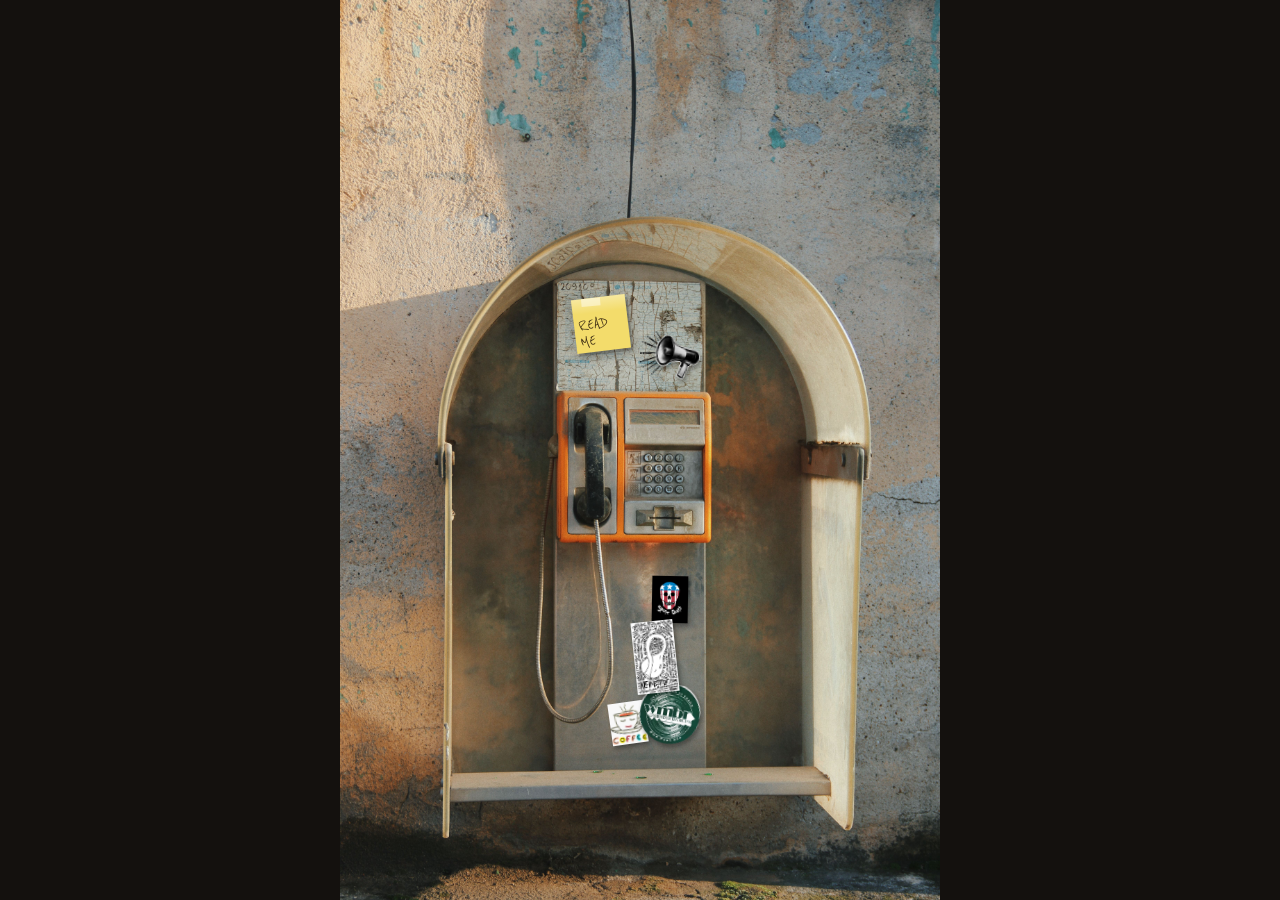
<file: index.html>
<!DOCTYPE html>
<html lang="en">
<head>
  <meta charset="UTF-8" />
  <meta name="viewport" content="width=device-width, initial-scale=1.0" />
  <link rel="icon" href="icons/tinyphone.jpg" type="image/jpeg" />
  <title>Fiona Daly</title>
  <meta property="og:type" content="website" />
  <meta property="og:url" content="https://fionadaly.github.io/" />
  <meta property="og:title" content="Fiona Daly" />
  <meta property="og:image" content="https://fionadaly.github.io/icons/tinyphone.jpg" />
  <meta property="og:image:type" content="image/jpeg" />
  <meta property="og:image:width" content="980" />
  <meta property="og:image:height" content="980" />
  <meta name="twitter:card" content="summary_large_image" />
  <meta name="twitter:title" content="Fiona Daly" />
  <meta name="twitter:image" content="https://fionadaly.github.io/icons/tinyphone.jpg" />
  <link rel="stylesheet" href="styles.css" />
</head>
<body>
  <main class="scene">
    <img
      class="scene-image"
      src="backgrounds/pexels-kviteli-10979550.jpg"
      alt="A wall-mounted phone booth. The keypad and the note on the map can be used."
    />
    <button
      type="button"
      class="hotspot hotspot-keypad"
      data-open="keypad-modal"
      aria-label="Open the phone keypad"
    ></button>
    <div
      class="sticky-note"
      data-open="note-modal"
      role="button"
      tabindex="0"
      aria-label="Read the note on the booth"
    >
      <span class="sticky-note-scribble" aria-hidden="true">READ ME</span>
    </div>
    <div class="booth-sticker sticker-coffee">
      <img src="icons/stickers/coffee.png" alt="Coffee cup sticker">
    </div>
    <div class="booth-sticker sticker-haus">
      <img src="icons/stickers/senior haus.jpg" alt="Senior Haus sticker">
    </div>
    <div class="booth-sticker sticker-wmbr">
      <img src="icons/stickers/wmbr.png" alt="WMBR sticker">
    </div>
    <div class="booth-sticker sticker-klein">
      <img src="icons/stickers/klein.png" alt="Klein bottle sticker">
    </div>
    <div
      class="music-sticker"
      id="music-sticker"
      role="button"
      tabindex="0"
      aria-pressed="false"
      aria-label="Play elevator music"
    >
      <img src="icons/speakerphone.png" alt="">
    </div>
  </main>

  <audio id="elevator-music" src="music/mfcc-lounge-jazz-elevator-music-372734.mp3" loop preload="auto"></audio>

  <dialog id="keypad-modal" class="modal keypad-modal" aria-label="Phone keypad">
    <div class="modal-card">
      <div class="modal-toolbar">
        <button type="button" class="modal-close" data-close aria-label="Close keypad">x</button>
      </div>
      <p id="keypad-readout" class="keypad-readout" aria-live="polite"></p>
      <div class="keypad-stage">
        <img
          src="backgrounds/pexels-benoit-roy-1445513124-29435052.jpg"
          alt=""
        />
        <div class="keypad-keys" role="group" aria-label="Phone keypad">
          <button type="button" class="key" data-key="1" aria-label="1"></button>
          <button type="button" class="key" data-key="2" aria-label="2"></button>
          <button type="button" class="key" data-key="3" aria-label="3"></button>
          <button type="button" class="key" data-key="4" aria-label="4"></button>
          <button type="button" class="key" data-key="5" aria-label="5"></button>
          <button type="button" class="key" data-key="6" aria-label="6"></button>
          <button type="button" class="key" data-key="7" aria-label="7"></button>
          <button type="button" class="key" data-key="8" aria-label="8"></button>
          <button type="button" class="key" data-key="9" aria-label="9"></button>
          <button type="button" class="key" data-key="*" aria-label="Clear"></button>
          <button type="button" class="key" data-key="0" aria-label="0"></button>
          <button type="button" class="key" data-key="#" aria-label="Pound"></button>
        </div>
      </div>
      <button type="button" class="keypad-clear" id="keypad-clear">Clear</button>
    </div>
  </dialog>

  <dialog id="note-modal" class="modal note-modal" aria-labelledby="note-title">
    <button type="button" class="modal-close note-close" data-close aria-label="Close note">x</button>
    <h2 id="note-title">Hello, I'm Fiona Daly.</h2>
    <p>Dial an extension on the keypad.</p>
    <ul class="note-list">
      <li><span>314</span> About</li>
      <li><span>271</span> Projects</li>
      <li><span>567</span> Linkedin</li>
    </ul>
  </dialog>

  <script src="keypad.js"></script>
</body>
</html>
</file>
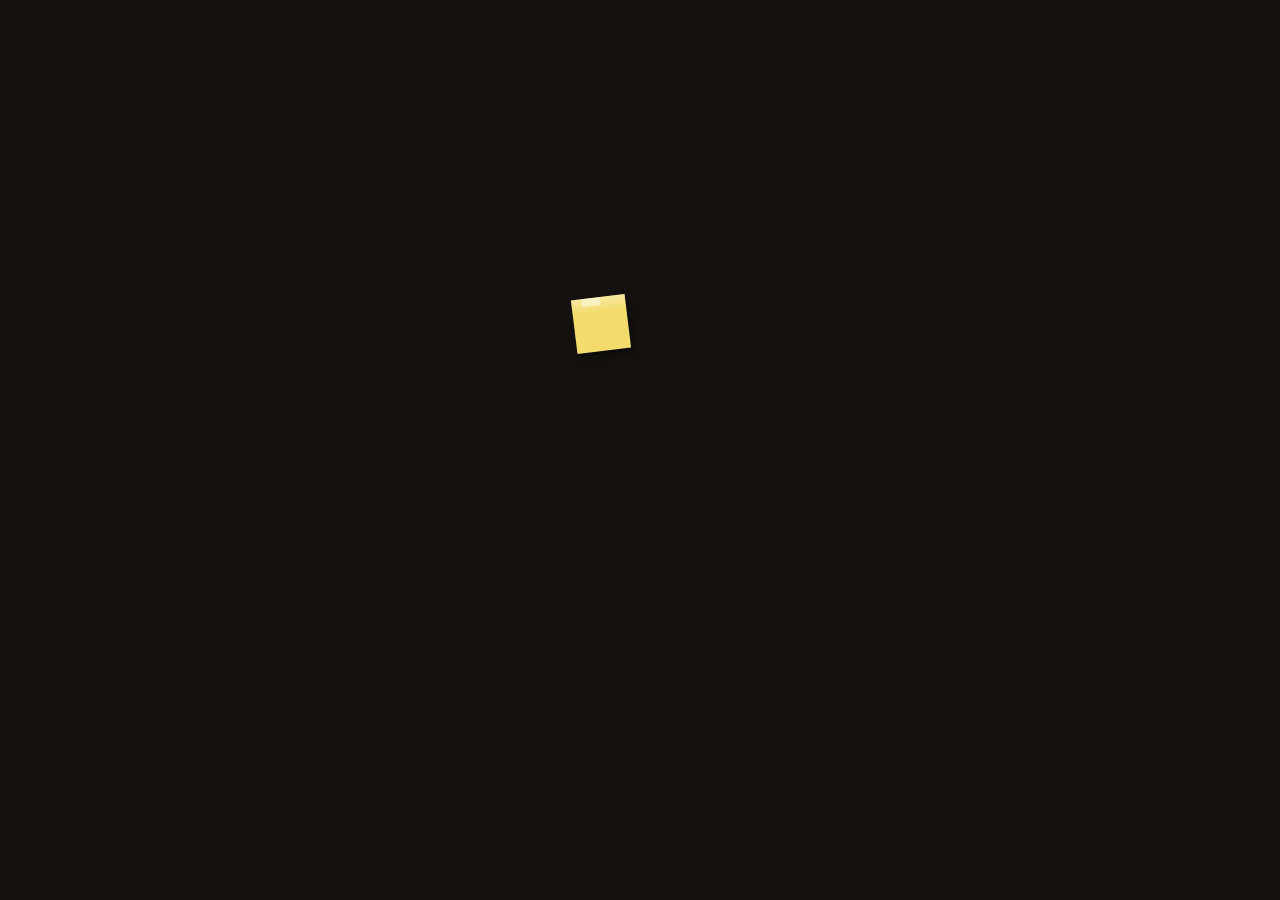
<file: page/1/index.html>
<!DOCTYPE html>
<html lang="en-us">
  <head>
    <title>https://fionadaly.github.io/</title>
    <link rel="canonical" href="https://fionadaly.github.io/">
    <meta name="robots" content="noindex">
    <meta charset="utf-8">
    <meta http-equiv="refresh" content="0; url=https://fionadaly.github.io/">
  </head>
</html>
</file>
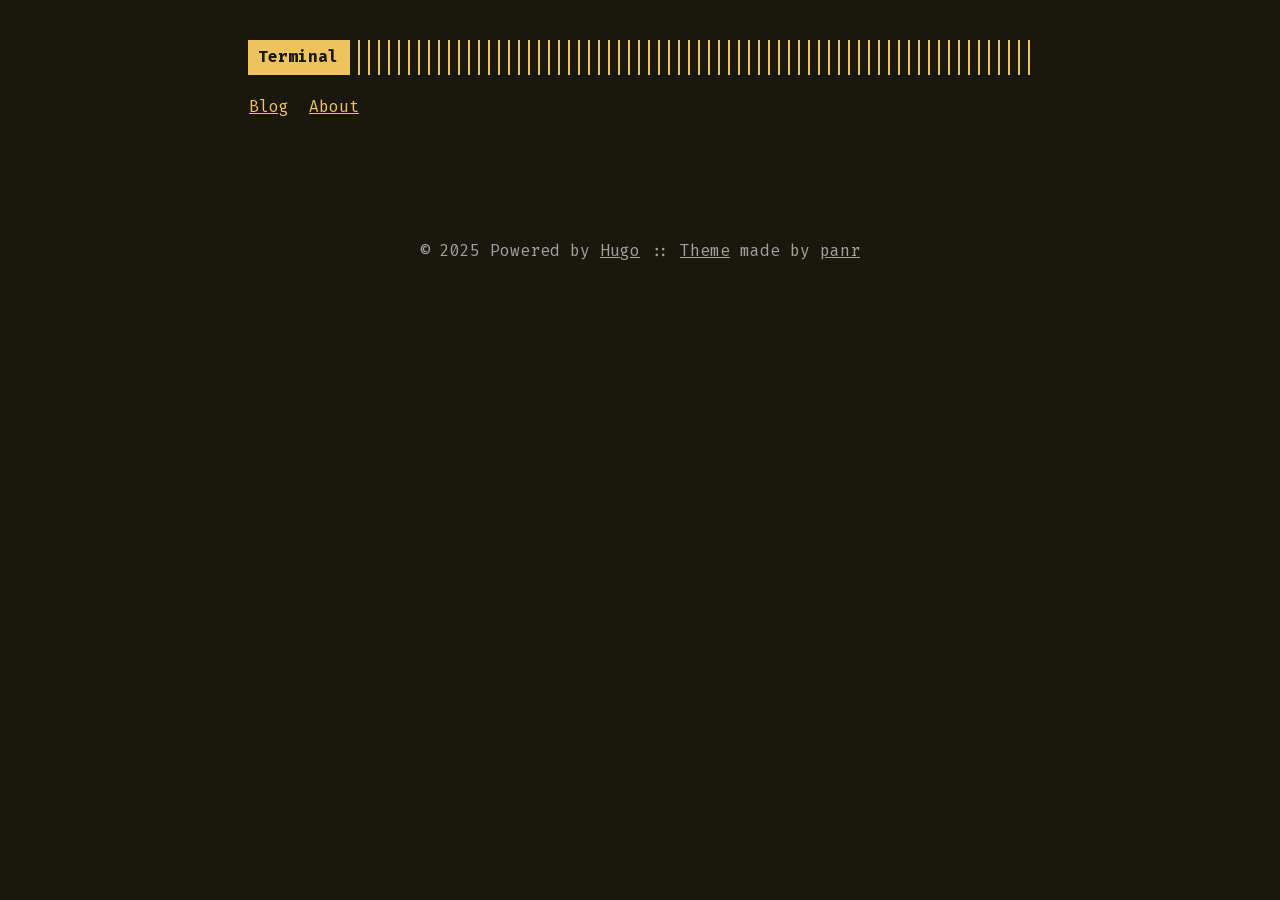
<file: posts/page/1/index.html>
<!DOCTYPE html>
<html lang="en-us">
  <head>
    <title>https://fionadaly.github.io/posts/</title>
    <link rel="canonical" href="https://fionadaly.github.io/posts/">
    <meta name="robots" content="noindex">
    <meta charset="utf-8">
    <meta http-equiv="refresh" content="0; url=https://fionadaly.github.io/posts/">
  </head>
</html>
</file>
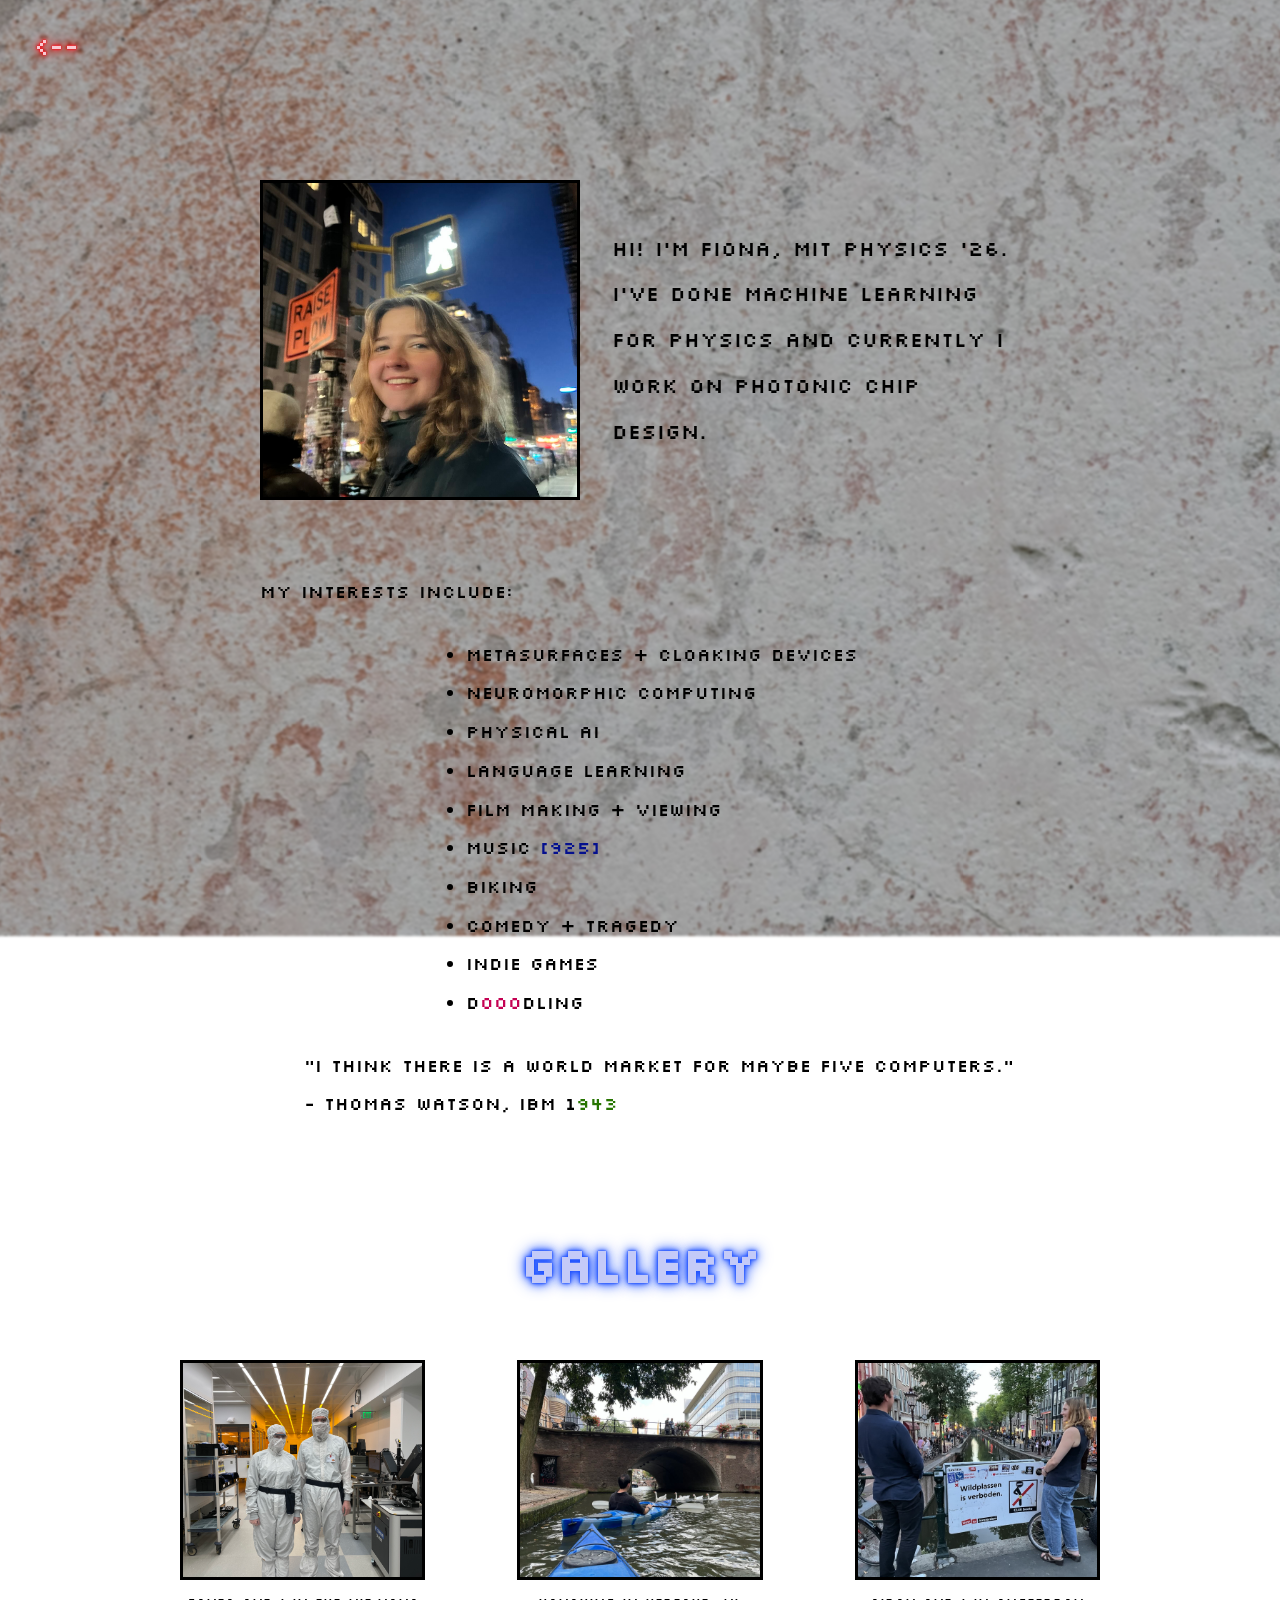
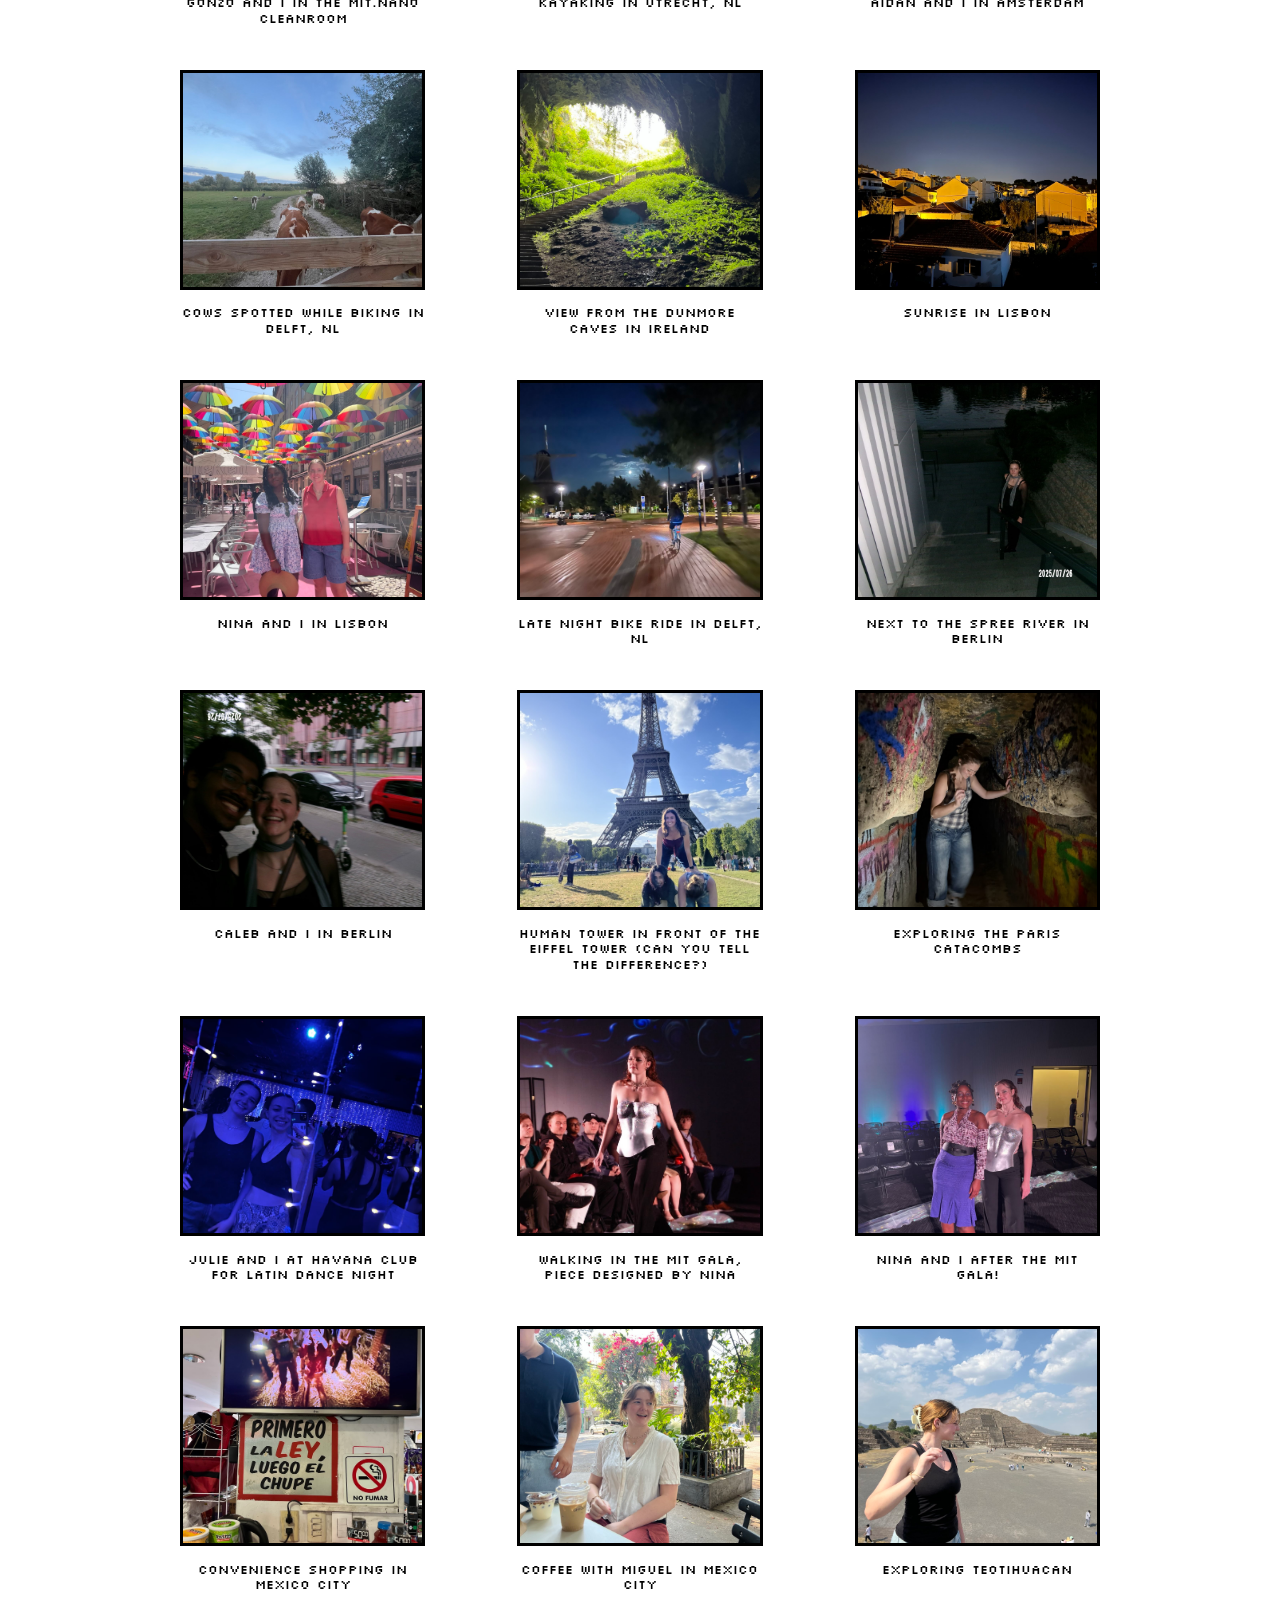
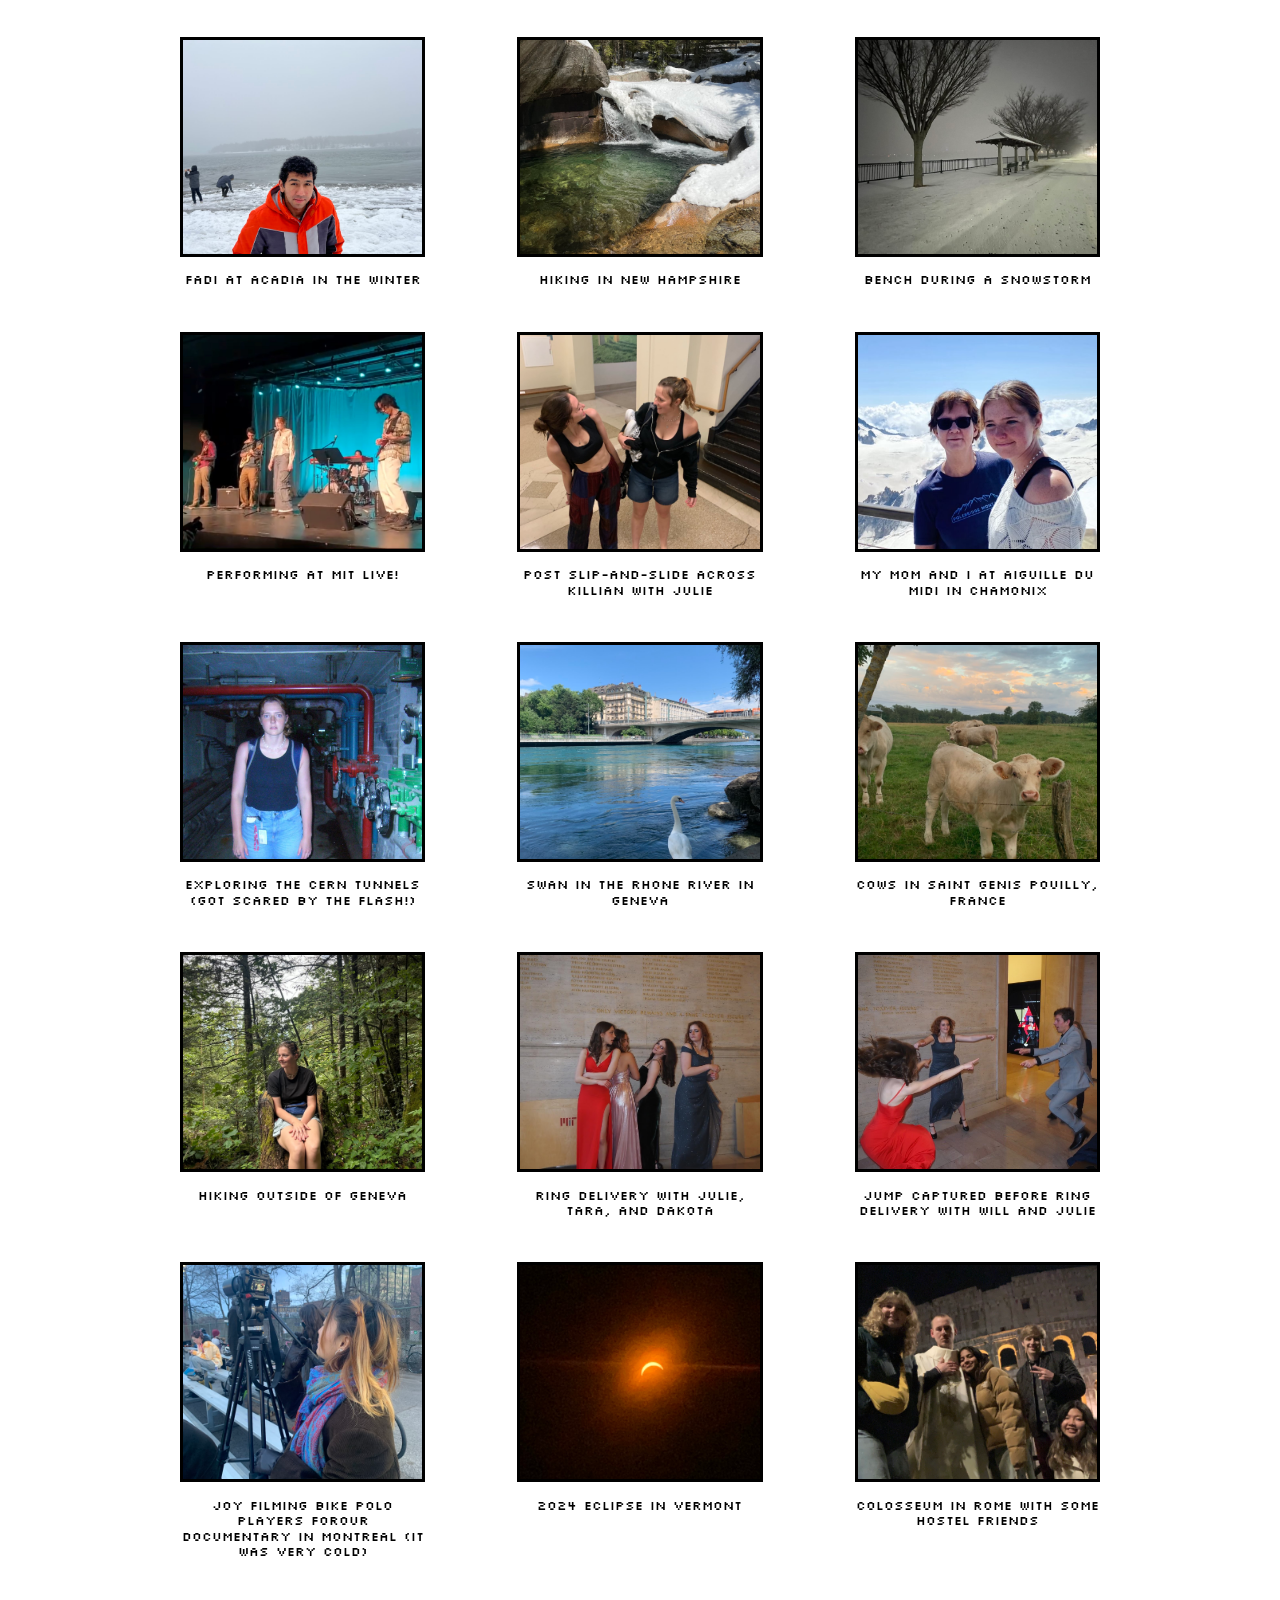
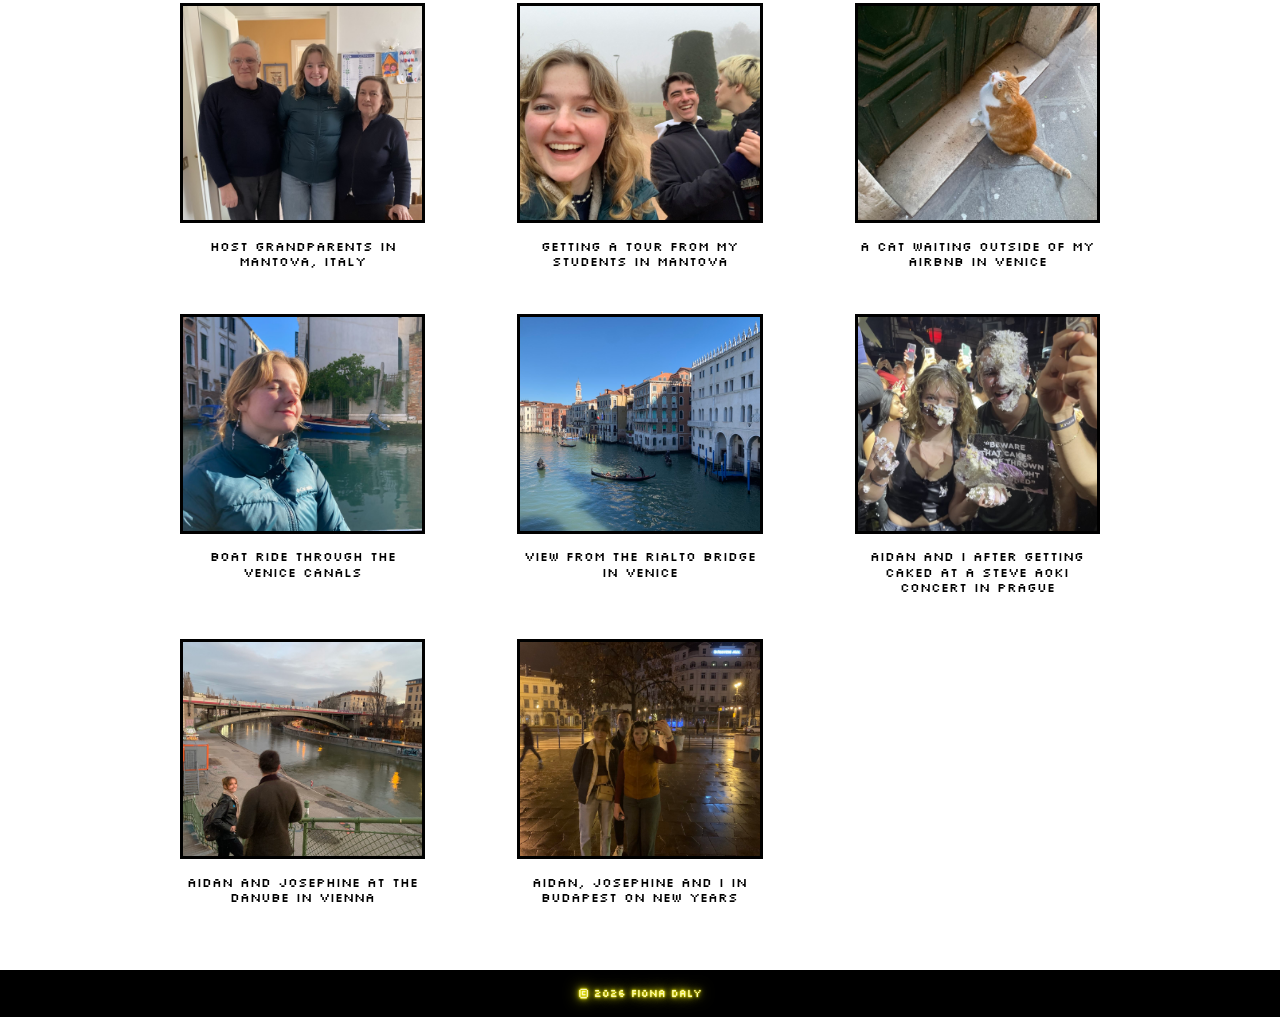
<file: about.html>
<!DOCTYPE html>
<html lang="en">
<head>
  <meta charset="UTF-8" />
  <meta name="viewport" content="width=device-width, initial-scale=1.0" />
  <link rel="icon" href="icons/tinyphone.jpg" type="image/jpeg" />
  <title>About - Fiona Daly</title>
  <meta property="og:type" content="website" />
  <meta property="og:url" content="https://fionadaly.github.io/about.html" />
  <meta property="og:title" content="About - Fiona Daly" />
  <meta property="og:image" content="https://fionadaly.github.io/icons/tinyphone.jpg" />
  <meta property="og:image:type" content="image/jpeg" />
  <meta property="og:image:width" content="980" />
  <meta property="og:image:height" content="980" />
  <meta name="twitter:card" content="summary_large_image" />
  <meta name="twitter:title" content="About - Fiona Daly" />
  <meta name="twitter:image" content="https://fionadaly.github.io/icons/tinyphone.jpg" />
  <link rel="stylesheet" href="style.css" />
</head>
<body class="neon-orange neon-flicker inner-page about-page">
  <a href="index.html" class="back-arrow" aria-label="Back to home">&lt;--</a>
  <header class="page-header">
    <div class="about-intro">
      <div class="about-photo-slot">
        <img src="images/main_photo/me_nyc.jpg" alt="Fiona Daly" class="about-photo" />
      </div>
      <p class="about-intro-text">Hi! I'm Fiona, MIT Physics '26.<br>I've done machine learning for physics and currently I work on photonic chip design.</p>
    </div>
  </header>

  <section id="about" class="plain-white">
    <div class="about-content">
      <div class="about-bio">
        <p class="interests-label">My interests include:</p>
        <ul class="interests-list">
          <li>Metasurfaces + Cloaking Devices</li>
          <li>Neuromorphic Computing</li>
          <li>Physical AI</li>
          <li>Language Learning</li>
          <li>Film making + viewing</li>
          <li>Music <span style="color: rgb(5, 16, 142);">[925]</span></li>
          <li>Biking</li>
          <li>Comedy + Tragedy</li>
          <li>Indie Games</li>
          <li>D<span style="color: rgb(196, 0, 82);">000</span>dling</li>
        </ul>
        <p class="interests-list">"I think there is a world market for maybe five computers." - Thomas Watson, IBM 1<span style="color: rgb(39, 117, 0);">943</span></p>
  
      </div>
    </div>
  </section>

  <section id="gallery" class="neon-cyan neon-flicker">
    <div class="section-centered">
      <h2>Gallery</h2>
      <div class="gallery-grid">
        <figure>
          <img src="images/gallery/gonzo_cleanroom.jpg" alt="Gonzo and I in the MIT.nano cleanroom"/>
          <figcaption>Gonzo and I in the MIT.nano cleanroom</figcaption>
        </figure>
        <figure>
          <img src="images/gallery/utrecht_kayak.jpg" alt="Kayaking in Utrecht, NL"/>
          <figcaption>Kayaking in Utrecht, NL</figcaption>
        </figure>
        <figure>
          <img src="images/gallery/aidan_amsterdam.jpg" alt="Aidan and I in Amsterdam"/>
          <figcaption>Aidan and I in Amsterdam</figcaption>
        </figure>
        <figure>
          <img src="images/gallery/delft_cows.jpg" alt="Cows spotted while biking in Delft, NL"/>
          <figcaption>Cows spotted while biking in Delft, NL</figcaption>
        </figure>
        <figure>
          <img src="images/gallery/dunmore_caves.jpg" alt="View from the Dunmore Caves in Ireland"/>
          <figcaption>View from the Dunmore Caves in Ireland</figcaption>
        </figure>
        <figure>
          <img src="images/gallery/lisbon_sunrise.jpg" alt="Sunrise in Lisbon"/>
          <figcaption>Sunrise in Lisbon</figcaption>
        </figure>
        <figure>
          <img src="images/gallery/nina_lisbon.jpg" alt="Nina and I in Lisbon"/>
          <figcaption>Nina and I in Lisbon</figcaption>
        </figure>
        <figure>
          <img src="images/gallery/max_biking.jpg" alt="Late night bike ride in Delft, NL"/>
          <figcaption>Late night bike ride in Delft, NL</figcaption>
        </figure>
        <figure>
          <img src="images/gallery/berlin_river.jpg" alt="Next to the Spree River in Berlin"/>
          <figcaption>Next to the Spree River in Berlin</figcaption>
        </figure>
        <figure>
          <img src="images/gallery/caleb_berlin.jpg" alt="Caleb and I in Berlin"/>
          <figcaption>Caleb and I in Berlin</figcaption>
        </figure>
        <figure>
          <img src="images/gallery/eiffel_tower.jpg" alt="Human tower in front of the Eiffel Tower (can't tell the difference)"/>
          <figcaption>Human tower in front of the Eiffel Tower (can you tell the difference?)</figcaption>
        </figure>
        <figure>
          <img src="images/gallery/catacombs.jpg" alt="Exploring the Paris Catacombs"/>
          <figcaption>Exploring the Paris Catacombs</figcaption>
        </figure>
        <figure>
          <img src="images/gallery/havana_club.jpg" alt="Julie and I at Havana Club for latin dance night"/>
          <figcaption>Julie and I at Havana Club for latin dance night</figcaption>
        </figure>
        <figure>
          <img src="images/gallery/me_walking_mitgala.jpg" alt="Walking in the MIT Gala, piece designed by Nina"/>
          <figcaption>Walking in the MIT Gala, piece designed by Nina</figcaption>
        </figure>
        <figure>
          <img src="images/gallery/with_nina_mitgala.jpg" alt="Nina and I after the MIT Gala!"/>
          <figcaption>Nina and I after the MIT Gala!</figcaption>
        </figure>
        <figure>
          <img src="images/gallery/cdmx_store.jpg" alt="Convenience shopping in Mexico City"/>
          <figcaption>Convenience shopping in Mexico City</figcaption>
        </figure>
        <figure>
          <img src="images/gallery/cdmx_coffee.jpg" alt="Coffee with Miguel in Mexico City"/>
          <figcaption>Coffee with Miguel in Mexico City</figcaption>
        </figure>
        <figure>
          <img src="images/gallery/teotihuacan.jpg" alt="Exploring Teotihuacan"/>
          <figcaption>Exploring Teotihuacan</figcaption>
        </figure>
        <figure>
          <img src="images/gallery/fadi_maine.jpg" alt="Fadi at Acadia in the winter"/>
          <figcaption>Fadi at Acadia in the winter</figcaption>
        </figure>
        <figure>
          <img src="images/gallery/nh_hike.jpg" alt="Hiking in New Hampshire"/>
          <figcaption>Hiking in New Hampshire</figcaption>
        </figure>
        <figure>
          <img src="images/gallery/snowy_bench.jpg" alt="Bench during a snowstorm"/>
          <figcaption>Bench during a snowstorm</figcaption>
        </figure>
        <figure>
          <img src="images/gallery/mit_live.jpg" alt="Performing at MIT Live!"/>
          <figcaption>Performing at MIT Live!</figcaption>
        </figure>
        <figure>
          <img src="images/gallery/slip_slide_killian.jpg" alt="Post slip-and-slide across Killian with Julie"/>
          <figcaption>Post slip-and-slide across Killian with Julie</figcaption>
        </figure>
        <figure>
          <img src="images/gallery/aiguille_du_midi_chamonix.jpg" alt="My mom and I at Aiguille du Midi in Chamonix"/>
          <figcaption>My mom and I at Aiguille du Midi in Chamonix</figcaption>
        </figure>
        <figure>
          <img src="images/gallery/cern_tunnels.jpg" alt="Exploring the CERN tunnels"/>
          <figcaption>Exploring the CERN tunnels (got scared by the flash!)</figcaption>
        </figure>
        <figure>
          <img src="images/gallery/rhone_swan.jpg" alt="Swan in the Rhone River in Geneva"/>
          <figcaption>Swan in the Rhone River in Geneva</figcaption>
        </figure>
        <figure>
          <img src="images/gallery/sgp_cows.jpg" alt="Cows in Saint Genis Pouilly, France"/>
          <figcaption>Cows in Saint Genis Pouilly, France</figcaption>
        </figure>
        <figure>
          <img src="images/gallery/hike_geneva.jpg" alt="Hiking outside of Geneva"/>
          <figcaption>Hiking outside of Geneva</figcaption>
        </figure>
        <figure>
          <img src="images/gallery/ring_deliv_girls.jpg" alt="Ring delivery with Julie, Tara, and Dakota"/>
          <figcaption>Ring delivery with Julie, Tara, and Dakota</figcaption>
        </figure>
        <figure>
          <img src="images/gallery/ring_deliv_jump.jpg" alt="Jump captured before ring delivery with Will and Julie"/>
          <figcaption>Jump captured before ring delivery with Will and Julie</figcaption>
        </figure>
        <figure>
          <img src="images/gallery/joy_montreal.jpg" alt="Joy filming bike polo players forour documentary in Montreal (it was very cold)"/>
          <figcaption>Joy filming bike polo players forour documentary in Montreal (it was very cold)</figcaption>
        </figure>
        <figure>
          <img src="images/gallery/eclipse_vermont.jpg" alt="2024 Eclipse in Vermont"/>
          <figcaption>2024 Eclipse in Vermont</figcaption>
        </figure>
        <figure>
          <img src="images/gallery/colosseum.jpg" alt="Colosseum in Rome with some hostel friends"/>
          <figcaption>Colosseum in Rome with some hostel friends</figcaption>
        </figure>
        <figure>
          <img src="images/gallery/italy_host_gp.jpg" alt="Host grandparents in Mantova, Italy"/>
          <figcaption>Host grandparents in Mantova, Italy</figcaption>
        </figure>
        <figure>
          <img src="images/gallery/italy_students.jpg" alt="Getting a city tour from students in Mantova, Italy"/>
          <figcaption>Getting a tour from my students in Mantova</figcaption>
        </figure>
        <figure>
          <img src="images/gallery/cat_venice.jpg" alt="A cat waiting outside of my Airbnb in Venice"/>
          <figcaption>A cat waiting outside of my Airbnb in Venice</figcaption>
        </figure>
        <figure>
          <img src="images/gallery/venice_boat.jpg" alt="Boat ride through the Venice Canals"/>
          <figcaption>Boat ride through the Venice Canals</figcaption>
        </figure>
        <figure>
          <img src="images/gallery/venice_river.jpg" alt="View from the Rialto Bridge in Venice"/>
          <figcaption>View from the Rialto Bridge in Venice</figcaption>
        </figure>
        <figure>
          <img src="images/gallery/steve_aioki.jpg" alt="Aidan and I after getting caked at a Steve Aoki concert in Prague"/>
          <figcaption>Aidan and I after getting caked at a Steve Aoki concert in Prague</figcaption>
        </figure>
        <figure>
          <img src="images/gallery/vienna_river.jpg" alt="Aidan and Josephine at the Danube in Vienna"/>
          <figcaption>Aidan and Josephine at the Danube in Vienna</figcaption>
        </figure>
        <figure>
          <img src="images/gallery/budapest.jpg" alt="Aidan, Josephine and I in Budapest on New Years"/>
          <figcaption>Aidan, Josephine and I in Budapest on New Years</figcaption>
        </figure>
      </div>
    </div>
  </section>


  <footer class="neon-yellow neon-flicker">
    <p>&copy; 2026 Fiona Daly</p>
  </footer>
</body>
</html>
</file>
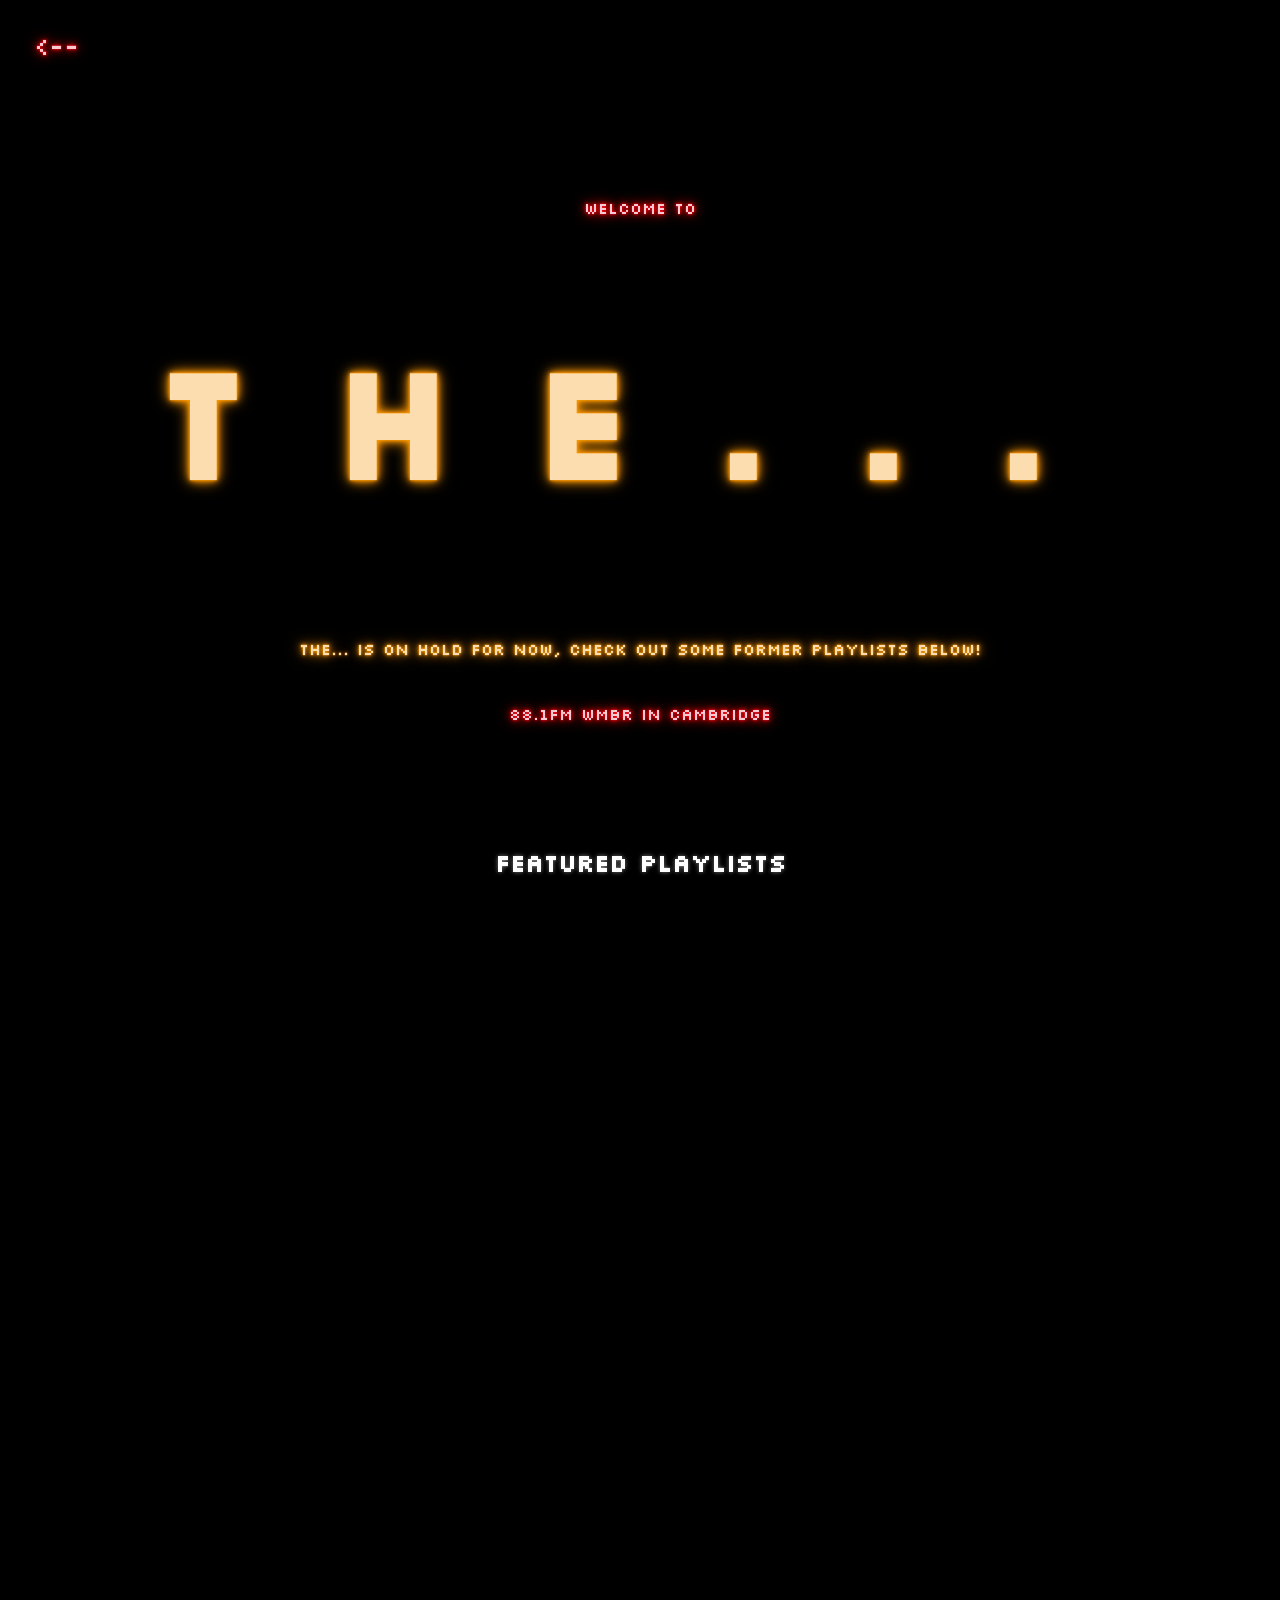
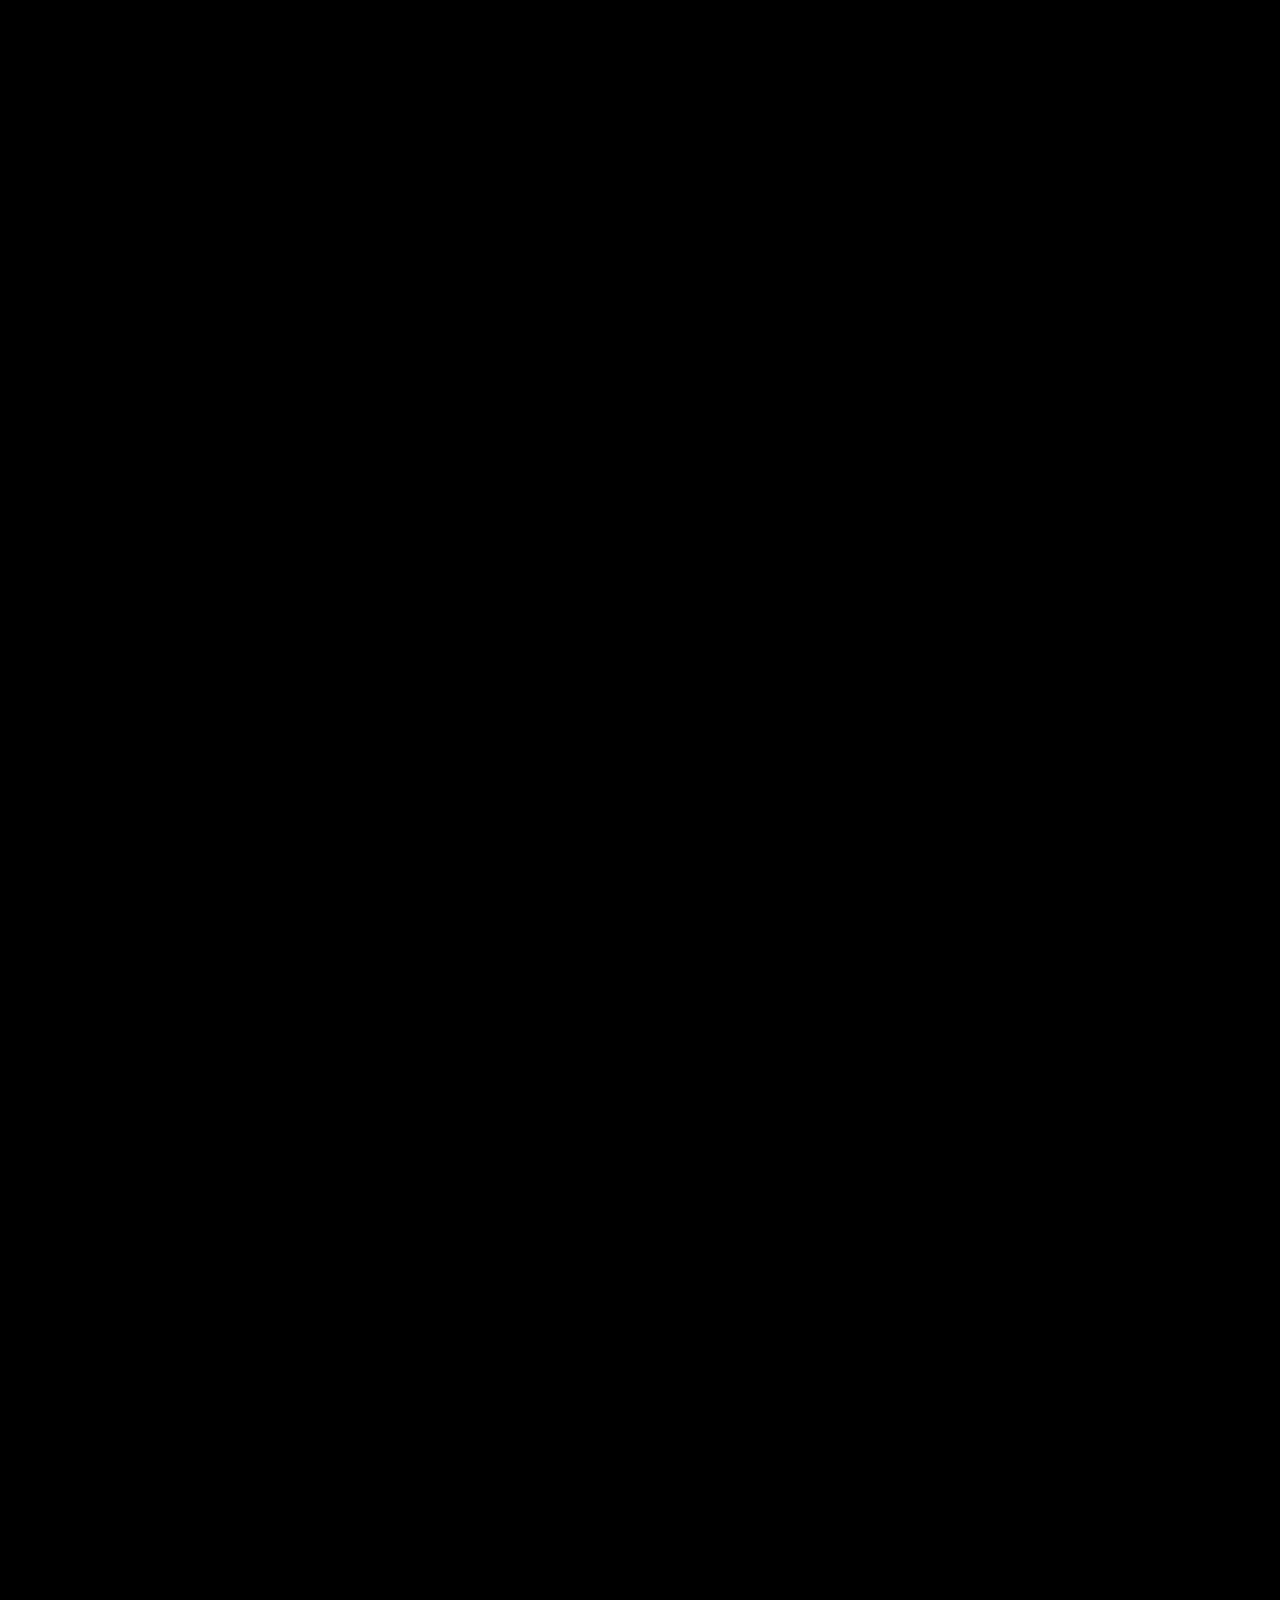
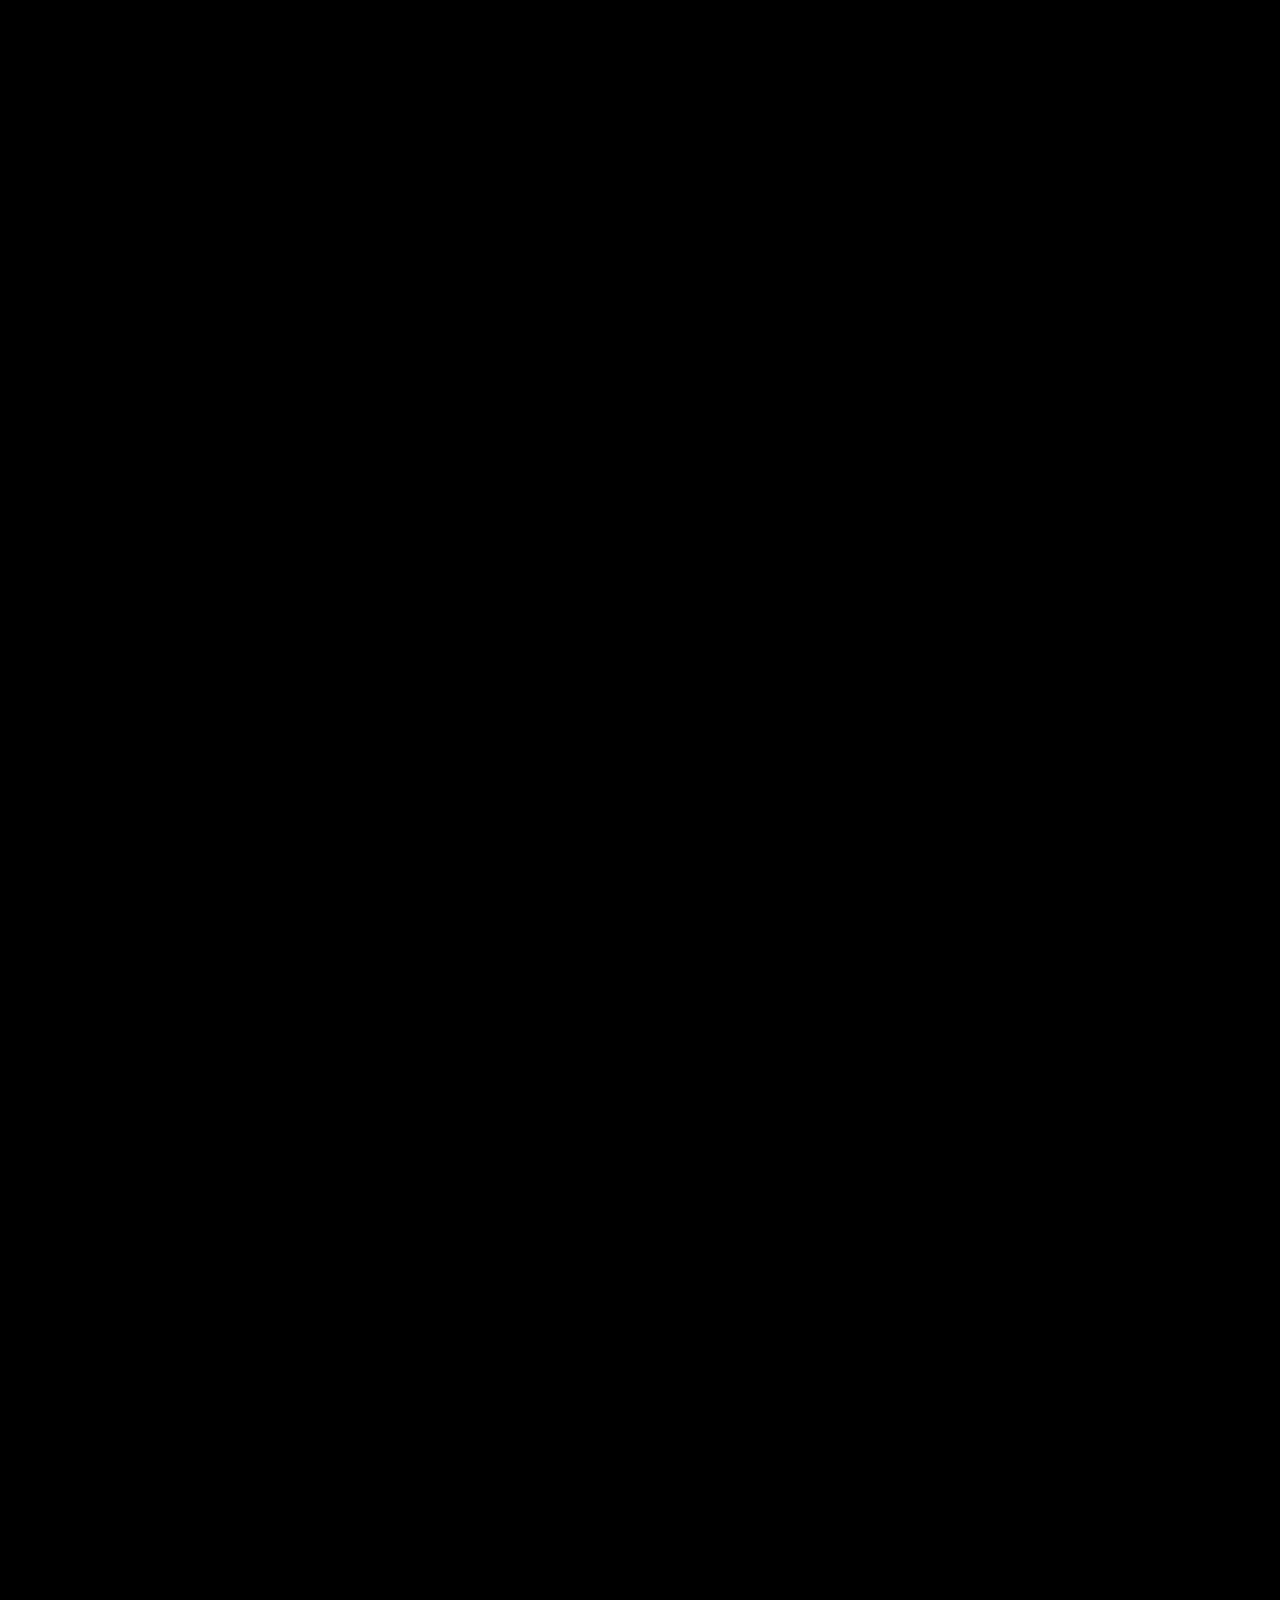
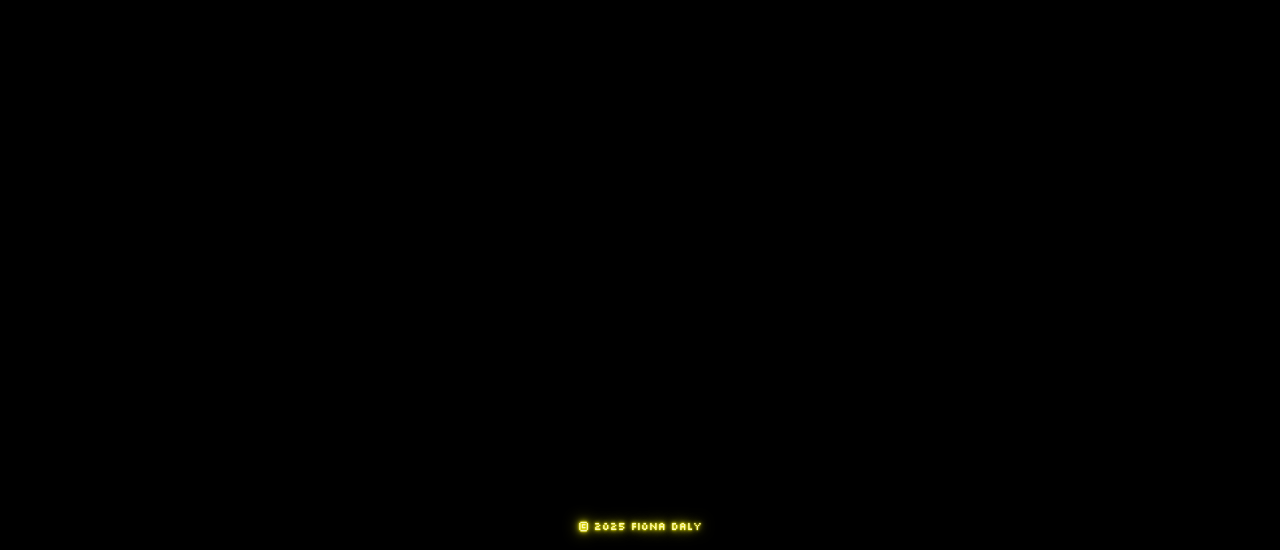
<file: music.html>
<!DOCTYPE html>
<html lang="en">
<head>
  <meta charset="UTF-8" />
  <meta name="viewport" content="width=device-width, initial-scale=1.0" />
  <link rel="icon" href="icons/tinyphone.jpg" type="image/jpeg" />
  <title>Music - Fiona Daly</title>
  <meta property="og:type" content="website" />
  <meta property="og:url" content="https://fionadaly.github.io/music.html" />
  <meta property="og:title" content="Music - Fiona Daly" />
  <meta property="og:image" content="https://fionadaly.github.io/icons/tinyphone.jpg" />
  <meta property="og:image:type" content="image/jpeg" />
  <meta property="og:image:width" content="980" />
  <meta property="og:image:height" content="980" />
  <meta name="twitter:card" content="summary_large_image" />
  <meta name="twitter:title" content="Music - Fiona Daly" />
  <meta name="twitter:image" content="https://fionadaly.github.io/icons/tinyphone.jpg" />
  <link rel="stylesheet" href="style.css" />
</head>
<body class="neon-pink neon-flicker inner-page">
  <a href="index.html" class="back-arrow" aria-label="Back to home">&lt;--</a>
  <header class="page-header">
    <div class="radio-intro">
      <p class="radio-welcome">WELCOME TO</p>
      <h1 class="neon-orange neon-flicker radio-title">THE...</h1>
      <p class="neon-orange neon-flicker">The... is on hold for now, check out some former playlists below!</p>
      <p>88.1FM WMBR in Cambridge</p>
    </div>
  </header>
  <section class="plain-white" id="playlists">
    <h2>Featured Playlists</h2>

    <div id="playlist-container" class="playlist-container"></div>
  </section>

  <footer class="neon-yellow neon-flicker">
    <p>&copy; 2025 Fiona Daly</p>
  </footer>
  <script src="script.js"></script>
</body>
</html>
</file>
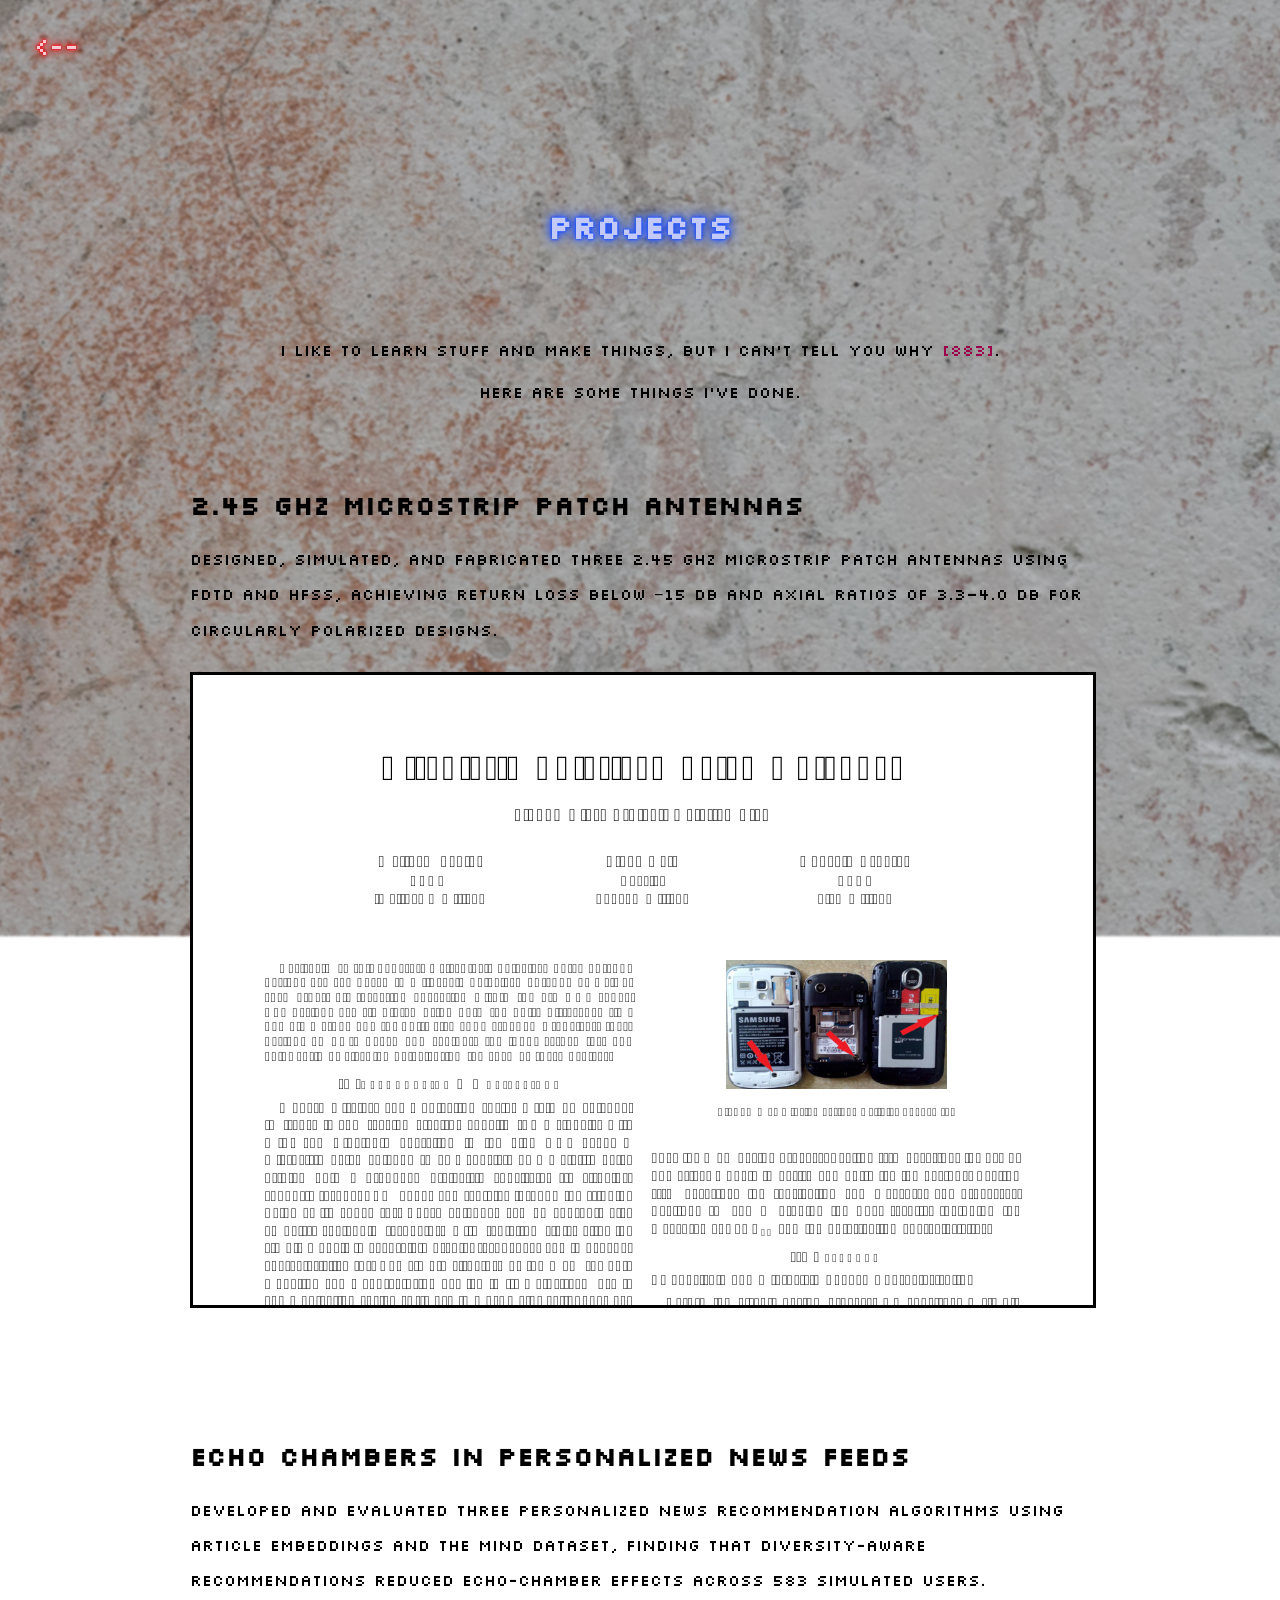
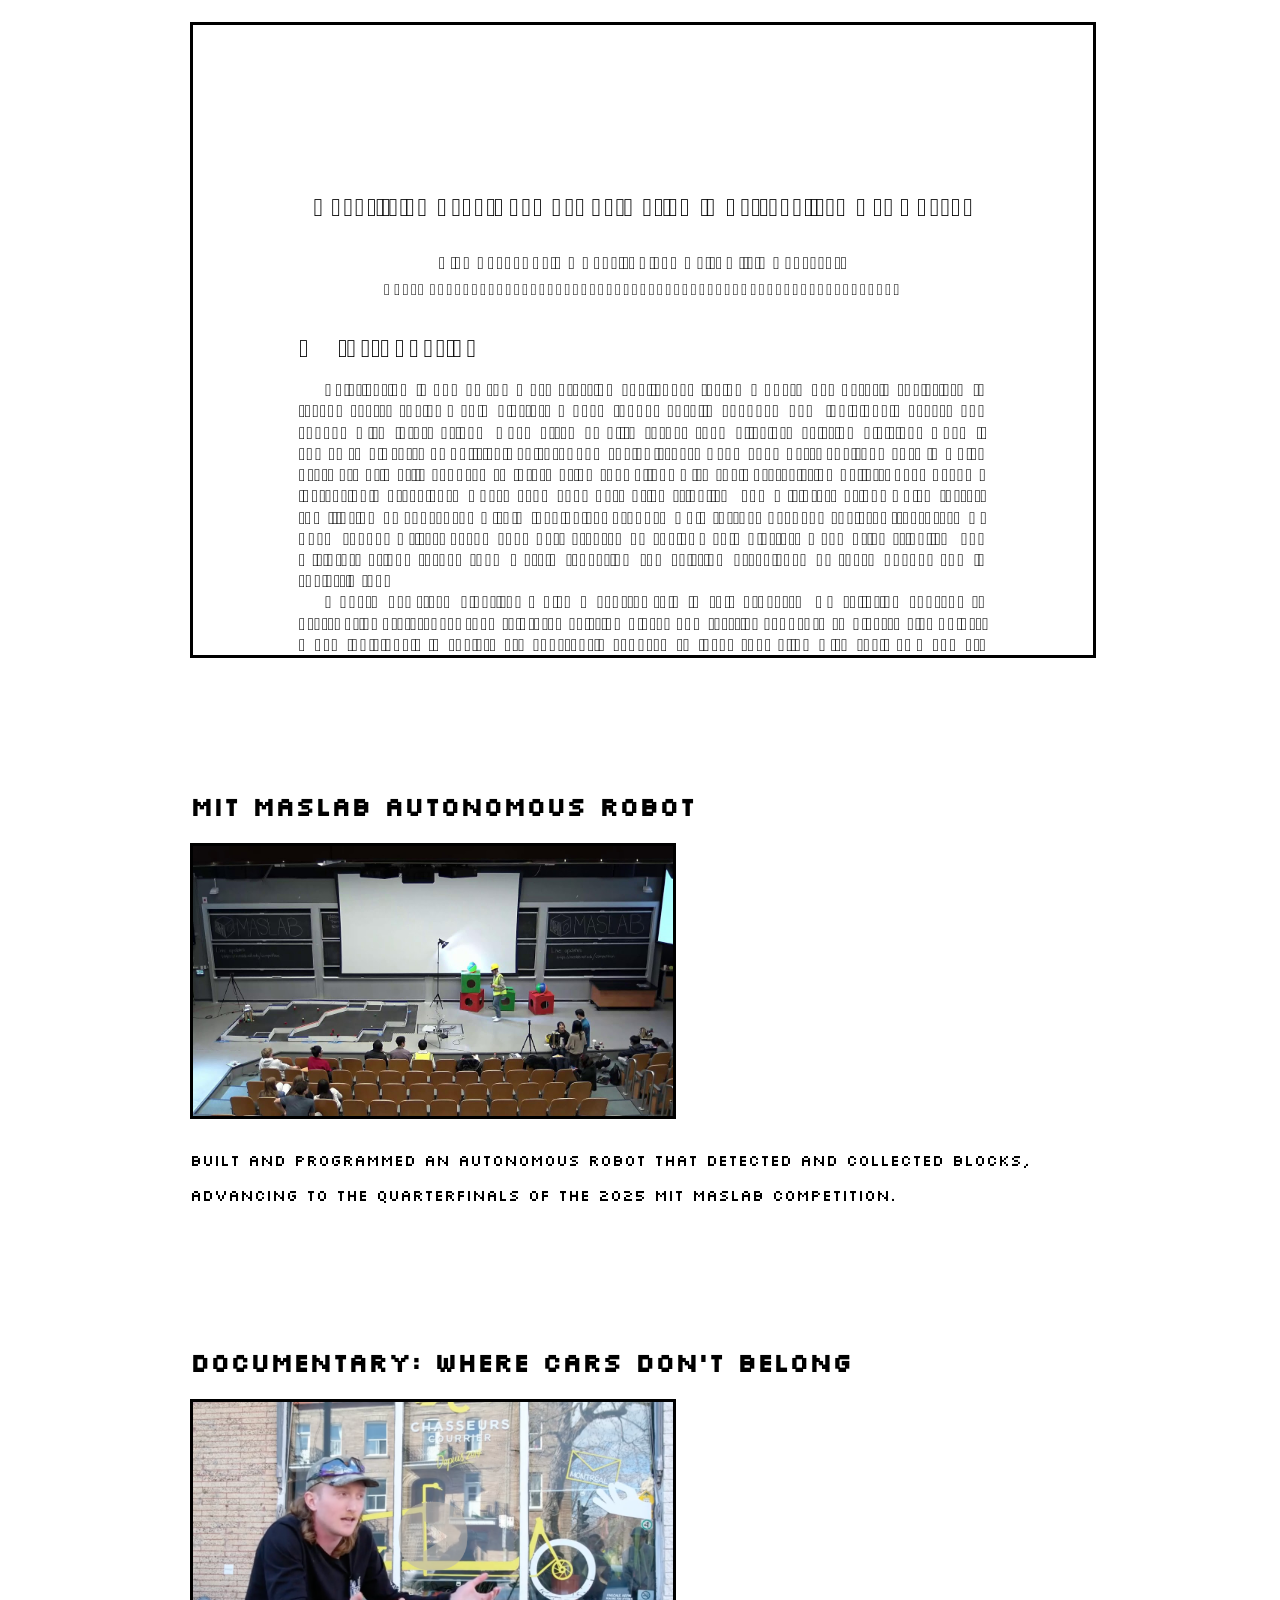
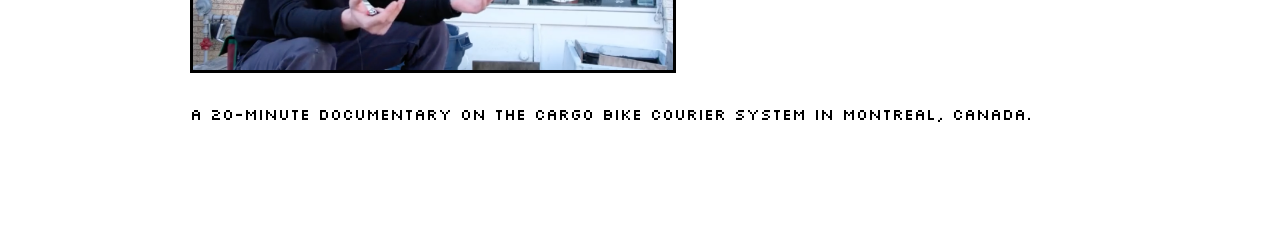
<file: projects.html>
<!DOCTYPE html>
<html lang="en">
<head>
  <meta charset="UTF-8" />
  <meta name="viewport" content="width=device-width, initial-scale=1.0" />
  <link rel="icon" href="icons/tinyphone.jpg" type="image/jpeg" />
  <title>Projects - Fiona Daly</title>
  <meta property="og:type" content="website" />
  <meta property="og:url" content="https://fionadaly.github.io/projects.html" />
  <meta property="og:title" content="Projects - Fiona Daly" />
  <meta property="og:image" content="https://fionadaly.github.io/icons/tinyphone.jpg" />
  <meta property="og:image:type" content="image/jpeg" />
  <meta property="og:image:width" content="980" />
  <meta property="og:image:height" content="980" />
  <meta name="twitter:card" content="summary_large_image" />
  <meta name="twitter:title" content="Projects - Fiona Daly" />
  <meta name="twitter:image" content="https://fionadaly.github.io/icons/tinyphone.jpg" />
  <link rel="stylesheet" href="style.css" />
</head>
<body class="neon-orange neon-flicker inner-page about-page">
  <a href="index.html" class="back-arrow" aria-label="Back to home">&lt;--</a>
  <header class="page-header">
    <h1>Projects</h1>
  </header>
  <section class="plain-white section-centered">
    <p>I like to learn stuff and make things, but I can't tell you why <span style="color: rgb(156, 0, 75);">[883]</span>.</p>
    <p>Here are some things I've done.</p>
  </section>

  <section class="project plain-white">
    <h2>2.45 GHz Microstrip Patch Antennas</h2>
    <p>Designed, simulated, and fabricated three 2.45 GHz microstrip patch antennas using FDTD and HFSS, achieving return loss below −15 dB and axial ratios of 3.3–4.0 dB for circularly polarized designs.</p>
    <div class="project-pdf" data-pdf="projects/62300.pdf" role="region" aria-label="2.45 GHz Microstrip Patch Antennas paper"></div>
  </section>

  <section class="project plain-white">
    <h2>Echo Chambers in Personalized News Feeds</h2>
    <p>Developed and evaluated three personalized news recommendation algorithms using article embeddings and the MIND dataset, finding that diversity-aware recommendations reduced echo-chamber effects across 583 simulated users.</p>
    <div class="project-pdf" data-pdf="projects/AIDMS.pdf" role="region" aria-label="Echo Chambers in Personalized News Feeds paper"></div>
  </section>

  <section class="project plain-white">
    <h2>MIT MASLAB Autonomous Robot</h2>
    <figure class="project-photo-slot">
      <img src="projects/maslab.jpg" alt="MIT MASLAB autonomous robot" />
    </figure>
    <p>Built and programmed an autonomous robot that detected and collected blocks, advancing to the quarterfinals of the 2025 MIT MASLAB competition.</p>
  </section>

  <section class="project plain-white">
    <h2>Documentary: Where Cars Don't Belong</h2>
    <figure class="project-photo-slot">
      <img src="projects/documentary.png" alt="Still from Where Cars Don't Belong" />
    </figure>
    <p>A 20-minute documentary on the Cargo Bike Courier System in Montreal, Canada.</p>
  </section>
  <script src="js/pdf.min.js"></script>
  <script src="projects.js"></script>
</body>
</html>
</file>
<file: styles.css>
@font-face {
  font-family: "Silkscreen";
  src: url("fonts/Silkscreen/Silkscreen-Regular.ttf") format("truetype");
  font-weight: normal;
  font-style: normal;
}

@font-face {
  font-family: "Reenie Beanie";
  src: url("fonts/ReenieBeanie-Regular.ttf") format("truetype");
  font-weight: normal;
  font-style: normal;
}

:root {
  --note-paper: #f3dc6b;
  --note-ink: #3a2a12;
  --scene-mat: #14110e;
}

* {
  box-sizing: border-box;
}

body {
  margin: 0;
  min-height: 100vh;
  min-height: 100dvh;
  background: var(--scene-mat);
  color: #f4efe4;
  font-family: Silkscreen, ui-monospace, monospace;
  display: grid;
  place-items: center;
}

.scene {
  position: relative;
  width: min(100vw, calc(100dvh * 2 / 3));
  aspect-ratio: 2 / 3;
}

.scene-image {
  display: block;
  width: 100%;
  height: 100%;
  object-fit: fill;
}

.hotspot-keypad,
.sticky-note {
  position: absolute;
  margin: 0;
  padding: 0;
  cursor: pointer;
}

.hotspot-keypad {
  left: 51%;
  top: 48.8%;
  width: 10.2%;
  height: 6.4%;
  border: 0;
  background: transparent;
}

.hotspot-keypad:focus-visible {
  outline: 2px solid #fff8dc;
  outline-offset: 2px;
}

.sticky-note {
  left: 39%;
  top: 33%;
  width: 9%;
  height: 6%;
  min-width: 0;
  min-height: 0;
  appearance: none;
  -webkit-appearance: none;
  overflow: hidden;
  border: 0;
  background:
    linear-gradient(180deg, rgba(255, 255, 255, 0.35), transparent 28%),
    var(--note-paper);
  color: var(--note-ink);
  font-family: "Reenie Beanie", cursive;
  box-shadow: 2px 3px 0 rgba(0, 0, 0, 0.18), 3px 6px 10px rgba(0, 0, 0, 0.28);
  transform: rotate(-7deg);
  transform-origin: center;
  display: flex;
  align-items: flex-end;
  justify-content: flex-start;
  padding: 0.15rem 0.3rem;
}

.sticky-note::before {
  content: "";
  position: absolute;
  top: 0;
  left: 18%;
  width: 36%;
  height: 14%;
  background: rgba(255, 255, 255, 0.45);
  transform: rotate(2deg);
}

.sticky-note-scribble {
  font-size: clamp(0.9rem, 1.5vw, 1.05rem);
  line-height: 1;
}

.sticky-note:hover,
.sticky-note:focus-visible {
  transform: rotate(-4deg) translateY(-2px);
}

.sticky-note:focus-visible {
  outline: 2px solid #fff8dc;
  outline-offset: 3px;
}

.booth-sticker {
  position: absolute;
  margin: 0;
  pointer-events: none;
  filter: drop-shadow(2px 3px 2px rgba(0, 0, 0, 0.35));
}

.booth-sticker img {
  display: block;
  width: 100%;
  height: auto;
}

.sticker-coffee {
  left: 45%;
  top: 78%;
  width: 6%;
  transform: rotate(-8deg);
}

.sticker-haus {
  left: 52%;
  top: 64%;
  width: 6%;
  transform: rotate(1deg);
}

.sticker-wmbr {
  left: 50%;
  top: 76%;
  width: 10%;
  transform: rotate(10deg);
}

.sticker-klein {
  left: 49%;
  top: 69%;
  width: 7%;
  transform: rotate(-6deg);
}

.music-sticker {
  position: absolute;
  left: 50%;
  top: 37%;
  width: 10%;
  margin: 0;
  padding: 0;
  border: 0;
  background: transparent;
  box-shadow: none;
  transform: rotate(6deg);
  transform-origin: center;
  cursor: pointer;
  appearance: none;
  -webkit-appearance: none;
}

.music-sticker img {
  display: block;
  width: 100%;
  height: auto;
  filter: drop-shadow(2px 3px 2px rgba(0, 0, 0, 0.35));
}

.music-sticker.is-playing {
  transform: rotate(3deg) translateY(1px);
}

.music-sticker.is-playing img {
  filter:
    drop-shadow(0 0 1px #c4552a)
    drop-shadow(2px 3px 2px rgba(0, 0, 0, 0.28));
}

.music-sticker:focus-visible {
  outline: 2px solid #fff8dc;
  outline-offset: 3px;
}

.modal {
  border: 0;
  padding: 0;
  background: transparent;
  color: inherit;
  max-width: calc(100vw - 1.5rem);
  max-height: calc(100dvh - 1.5rem);
}

.modal::backdrop {
  background: rgba(0, 0, 0, 0.62);
}

.modal-card {
  background: #1c1916;
  border: 1px solid rgba(255, 255, 255, 0.14);
  border-radius: 12px;
  padding: 0.85rem 0.85rem 1rem;
  width: min(92vw, 380px);
}

.modal-toolbar {
  display: flex;
  align-items: center;
  justify-content: space-between;
  gap: 0.75rem;
  margin-bottom: 0.35rem;
}

.modal h2 {
  margin: 0;
  font-size: 0.85rem;
  font-weight: normal;
}

.modal-close {
  font-family: inherit;
  font-size: 1.35rem;
  line-height: 1;
  color: #f4efe4;
  background: transparent;
  border: 0;
  padding: 0.1rem 0.3rem;
  cursor: pointer;
  outline: none;
}

.keypad-clear {
  font-family: inherit;
  font-size: 0.65rem;
  color: #f4efe4;
  background: rgba(255, 255, 255, 0.08);
  border: 1px solid rgba(255, 255, 255, 0.28);
  border-radius: 999px;
  padding: 0.45rem 0.75rem;
  cursor: pointer;
}

.keypad-clear:hover,
.keypad-clear:focus-visible {
  background: rgba(255, 255, 255, 0.18);
  outline: 2px solid #fff8dc;
  outline-offset: 2px;
}

.keypad-readout {
  min-height: 1.4rem;
  margin: 0.2rem 0 0;
  letter-spacing: 0.28em;
  font-size: 0.85rem;
}

.keypad-stage {
  position: relative;
  width: min(86vw, 340px, calc(62dvh * 2 / 3));
  margin: 0 auto;
}

.keypad-stage img {
  display: block;
  width: 100%;
  height: auto;
}

.keypad-keys {
  position: absolute;
  inset: 0;
}

.key {
  position: absolute;
  border: 0;
  border-radius: 18%;
  background: transparent;
  cursor: pointer;
}

.key[data-key="1"] { left: 8%; top: 10%; width: 22%; height: 16%; }
.key[data-key="2"] { left: 38%; top: 10%; width: 22%; height: 16%; }
.key[data-key="3"] { left: 68%; top: 10%; width: 22%; height: 16%; }
.key[data-key="4"] { left: 8%; top: 32%; width: 22%; height: 16%; }
.key[data-key="5"] { left: 38%; top: 32%; width: 22%; height: 16%; }
.key[data-key="6"] { left: 68%; top: 32%; width: 22%; height: 16%; }
.key[data-key="7"] { left: 8%; top: 50%; width: 22%; height: 16%; }
.key[data-key="8"] { left: 38%; top: 50%; width: 22%; height: 16%; }
.key[data-key="9"] { left: 68%; top: 50%; width: 22%; height: 16%; }
.key[data-key="*"] { left: 8%; top: 71%; width: 22%; height: 15%; }
.key[data-key="0"] { left: 38%; top: 71%; width: 22%; height: 15%; }
.key[data-key="#"] { left: 68%; top: 71%; width: 22%; height: 15%; }

.key:hover,
.key:focus,
.key:focus-visible,
.key:active {
  background: transparent;
  outline: none;
  box-shadow: none;
}

.keypad-modal .modal-toolbar {
  justify-content: flex-end;
}

.keypad-clear {
  display: block;
  margin: 0.75rem auto 0;
}

.note-modal {
  width: min(90vw, 320px);
  background: var(--note-paper);
  color: var(--note-ink);
  font-family: "Reenie Beanie", cursive;
  padding: 1.6rem 1.25rem 1.3rem;
  box-shadow: 4px 8px 18px rgba(0, 0, 0, 0.35);
  transform: rotate(-1.5deg);
}

.note-modal h2 {
  font-size: 2rem;
  font-weight: normal;
  margin-bottom: 0.35rem;
  padding-right: 2rem;
}

.note-modal p {
  margin: 0 0 0.45rem;
  font-size: 1.55rem;
  line-height: 1.15;
}

.note-close {
  position: absolute;
  top: 0.35rem;
  right: 0.45rem;
  color: var(--note-ink);
  font-size: 1.8rem;
}

.note-list {
  list-style: none;
  margin: 0;
  padding: 0;
  display: flex;
  flex-direction: column;
  gap: 0.15rem;
  font-size: 1.55rem;
  line-height: 1.15;
}

.note-list span {
  display: inline-block;
  min-width: 2.4em;
}

@media (pointer: coarse) {
  .hotspot-keypad {
    left: 50.2%;
    top: 48.6%;
    width: 11.6%;
    height: 6.8%;
  }
}

@media (max-width: 520px) {
  .modal-card,
  .note-modal {
    font-size: 0.9rem;
  }

  .keypad-readout {
    letter-spacing: 0.18em;
  }
}
</file>
<file: style.css>
/* Font */

@font-face {
  font-family: 'Press Start 2P';
  src: url('fonts/Silkscreen/Silkscreen-Regular.ttf') format('truetype');
  font-weight: normal;
  font-style: normal;
}

/* Colors and shared settings */

:root {
  --font-main: 'Press Start 2P', monospace;

  --cyan: rgb(196, 202, 248);
  --cyan-shadow: #1f51ff;
  --pink: #f9cad2;
  --pink-shadow: #ff0011;
  --yellow: #f8f6b9;
  --yellow-shadow: #fff700;
  --orange: #fbddb0;
  --orange-shadow: #ff9900;

  /* About page photo. Change this path to swap the picture. */
  --about-background: url("backgrounds/about_bg.jpg");
  /* Higher blur is softer. Higher white (0 to 1) is lighter. */
  --about-bg-blur: 1px;
  --about-bg-white: 0.1;

  /* Picture frame. Change these two lines for thickness and color. */
  --photo-border-width: 3px;
  --photo-border-color: #000000;
}

/* Page base */

body {
  font-family: var(--font-main);
  line-height: 1.6;
  margin: 0;
  padding: 0;
  background: #000000;
  color: #333;
}

body.inner-page {
  min-height: 100vh;
  overflow-x: hidden;
  overflow-y: auto;
  scroll-behavior: smooth;
}

body.inner-page::-webkit-scrollbar {
  width: 8px;
}

body.inner-page::-webkit-scrollbar-track {
  background: #000;
}

body.inner-page::-webkit-scrollbar-thumb {
  background: var(--cyan-shadow);
  border-radius: 4px;
}

header {
  font-family: var(--font-main);
  background: #000000;
  padding: 1rem;
  text-align: center;
}

.page-header {
  padding-top: 20vh;
  display: flex;
  flex-direction: column;
  align-items: center;
  justify-content: center;
}

section {
  font-family: var(--font-main);
  padding: 2rem;
}

.section-centered {
  text-align: center;
}

footer {
  font-family: var(--font-main);
  background: black;
  padding: 1rem;
  text-align: center;
}

footer p {
  font-size: 0.6rem;
  margin: 0;
}

.plain-white {
  font-family: var(--font-main);
  color: white;
  text-shadow: 0 0 5px rgba(255, 255, 255, 0.3), 0 0 4px rgba(255, 255, 255, 0.2);
  animation: none;
}

/* Neon text */

.neon-cyan,
.neon-pink,
.neon-yellow,
.neon-orange {
  font-family: var(--font-main);
  color: var(--neon-color);
  text-shadow:
    0 0 1px var(--neon-shadow),
    0 0 2px var(--neon-shadow),
    0 0 4px var(--neon-shadow),
    0 0 8px var(--neon-shadow),
    0 0 16px var(--neon-shadow);
}

.neon-cyan {
  --neon-color: var(--cyan);
  --neon-shadow: var(--cyan-shadow);
}

.neon-pink {
  --neon-color: var(--pink);
  --neon-shadow: var(--pink-shadow);
}

.neon-yellow {
  --neon-color: var(--yellow);
  --neon-shadow: var(--yellow-shadow);
}

.neon-orange {
  --neon-color: var(--orange);
  --neon-shadow: var(--orange-shadow);
}

@keyframes flicker {
  0%, 19%, 21%, 23%, 25%, 54%, 56%, 100% {
    text-shadow:
      0 0 1px var(--neon-shadow),
      0 0 2px var(--neon-shadow),
      0 0 4px var(--neon-shadow),
      0 0 8px var(--neon-shadow),
      0 0 16px var(--neon-shadow);
  }
  20%, 24%, 55% {
    text-shadow: none;
  }
}

.neon-flicker {
  animation: flicker 10s infinite;
}

.neon-pink.neon-flicker {
  animation-duration: 15s;
}

.neon-yellow.neon-flicker {
  animation-duration: 16s;
}

/* Back arrow, shared by the inner pages */

.back-arrow {
  position: fixed;
  top: 34px;
  left: 34px;
  z-index: 1000;
  font-size: 1.5rem;
  line-height: 1;
  text-decoration: none;
  --neon-shadow: var(--pink-shadow);
  color: var(--pink);
  text-shadow:
    0 0 1px var(--pink-shadow),
    0 0 2px var(--pink-shadow),
    0 0 4px var(--pink-shadow),
    0 0 8px var(--pink-shadow),
    0 0 16px var(--pink-shadow);
  animation: flicker 10s infinite;
}

/* About */

body.about-page {
  position: relative;
  z-index: 0;
  background: transparent;
}

body.about-page::before {
  content: "";
  position: fixed;
  inset: 0;
  z-index: -1;
  background:
    linear-gradient(rgba(255, 255, 255, var(--about-bg-white)), rgba(255, 255, 255, var(--about-bg-white))),
    var(--about-background) center / cover no-repeat;
  filter: blur(var(--about-bg-blur));
  transform: scale(1.08);
}

body.about-page header {
  background: transparent;
}

body.about-page .page-header,
body.about-page #about {
  padding-left: 10vw;
  padding-right: 10vw;
}

.about-intro {
  display: flex;
  align-items: center;
  justify-content: center;
  gap: 2rem;
  max-width: 760px;
  margin: 0 auto;
}

.about-intro-text {
  flex: 1;
  max-width: 28rem;
  margin: 0;
  color: #000000;
  font-size: 1.3rem;
  text-align: left;
  text-shadow: none;
  animation: none;
  line-height: 2.2;
}

body.about-page h2 {
  font-size: 3.0rem;
}

.about-photo-slot {
  height: 320px;
  width: 320px;
  flex: 0 0 320px;
  display: flex;
  align-items: center;
  justify-content: center;
}

.about-photo {
  width: 100%;
  height: 100%;
  object-fit: cover;
  aspect-ratio: 1 / 1;
  border-radius: 0;
  box-sizing: border-box;
  border: var(--photo-border-width) solid var(--photo-border-color);
}

.about-content {
  display: flex;
  align-items: center;
  justify-content: center;
  gap: 1.5rem;
  margin: 0 auto;
  max-width: 760px;
}

.about-bio {
  flex: 1;
  text-align: center;
}

body.about-page .plain-white,
body.about-page .gallery-grid figcaption {
  color: #000000;
  text-shadow: none;
  animation: none;
}

body.about-page h1 {
  --neon-shadow: var(--cyan-shadow);
  color: var(--cyan);
  text-shadow:
    0 0 1px var(--cyan-shadow),
    0 0 2px var(--cyan-shadow),
    0 0 4px var(--cyan-shadow),
    0 0 8px var(--cyan-shadow),
    0 0 16px var(--cyan-shadow);
  animation: flicker 10s infinite;
}

.about-bio p {
  line-height: 2.2;
}

.interests-label {
  font-size: 1.1rem;
  text-align: left;
  padding-top: 0;
  margin: 1.5rem auto 0 auto;
}

.interests-list {
  list-style-type: disc;
  display: inline-block;
  text-align: left;
  margin: 1.5rem auto 0 auto;
  padding-left: 2.5em;
  font-size: 1.1rem;
  line-height: 2.2;
}

/* Gallery */

.gallery-grid {
  display: grid;
  grid-template-columns: repeat(3, 1fr);
  gap: 12px;
  align-items: start;
  margin: 0 auto 1rem auto;
  max-width: 1000px;
}

.gallery-grid img {
  width: 100%;
  height: 220px;
  object-fit: cover;
  border-radius: 0;
  box-sizing: border-box;
  border: var(--photo-border-width) solid var(--photo-border-color);
}

.gallery-grid figcaption {
  font-family: var(--font-main);
  font-size: 0.8rem;
  color: #000000;
  text-align: center;
  margin-top: 0.5rem;
  line-height: 1.2;
  text-shadow: none;
  animation: none;
}

/* Music */

.radio-intro {
  display: flex;
  flex-direction: column;
  align-items: center;
  gap: 0.5rem;
}

.radio-welcome {
  margin-bottom: 100px;
}

.radio-title {
  font-size: 10rem;
  line-height: 1.1;
  letter-spacing: 0.5em;
  margin-top: 0;
}

#playlists {
  margin-top: 2rem;
  text-align: center;
}

#playlists h2 {
  color: white;
  font-family: var(--font-main);
  margin-bottom: 1rem;
}

.playlist-container {
  display: grid;
  grid-template-columns: repeat(3, 1fr);
  gap: 3rem;
  max-width: 1200px;
  margin: 0 auto;
  padding: 1rem;
}

.playlist-item {
  width: 100%;
  background: rgba(0, 0, 0, 0.3);
  border: none;
  border-radius: 12px;
  padding: 1rem;
  backdrop-filter: blur(10px);
  transition: all 0.3s ease;
}

.playlist-item iframe {
  border: none;
  box-shadow: none;
  border-radius: 12px;
  width: 100%;
  height: 400px;
}

/* Projects */

.project {
  max-width: 900px;
  margin: 0 auto 4rem;
  padding-left: 10vw;
  padding-right: 10vw;
}

body.about-page .project h2 {
  margin: 0 0 1rem;
  font-size: 1.6rem;
  color: #000000;
  text-shadow: none;
  animation: none;
}

.project p {
  margin: 0;
  line-height: 2.2;
}

.project-pdf {
  display: block;
  width: 100%;
  height: 70vh;
  min-height: 420px;
  margin-top: 1.5rem;
  overflow: auto;
  border: var(--photo-border-width) solid var(--photo-border-color);
  background: #ffffff;
}

.project-pdf canvas {
  display: block;
  width: 100%;
  height: auto;
}

.project-pdf-link {
  display: inline-block;
  margin: 1rem;
  color: #000000;
}

.project-photo-slot {
  width: min(100%, 480px);
  margin: 0 0 1.5rem;
  border: var(--photo-border-width) solid var(--photo-border-color);
  background: rgba(255, 255, 255, 0.55);
}

.project-photo-slot img {
  display: block;
  width: 100%;
  height: auto;
}

/* Narrow screens */

@media (max-width: 768px) {
  .about-intro {
    flex-direction: column;
  }

  .about-photo-slot {
    flex-basis: auto;
    max-width: 100%;
  }

  .playlist-container,
  .gallery-grid {
    grid-template-columns: 1fr;
    gap: 2rem;
  }

  .radio-title {
    font-size: 3.5rem;
    letter-spacing: 0.2em;
  }
}

@media (min-width: 769px) and (max-width: 1024px) {
  .playlist-container,
  .gallery-grid {
    grid-template-columns: repeat(2, 1fr);
    gap: 2.5rem;
  }

  .radio-title {
    font-size: 6rem;
  }
}
</file>
